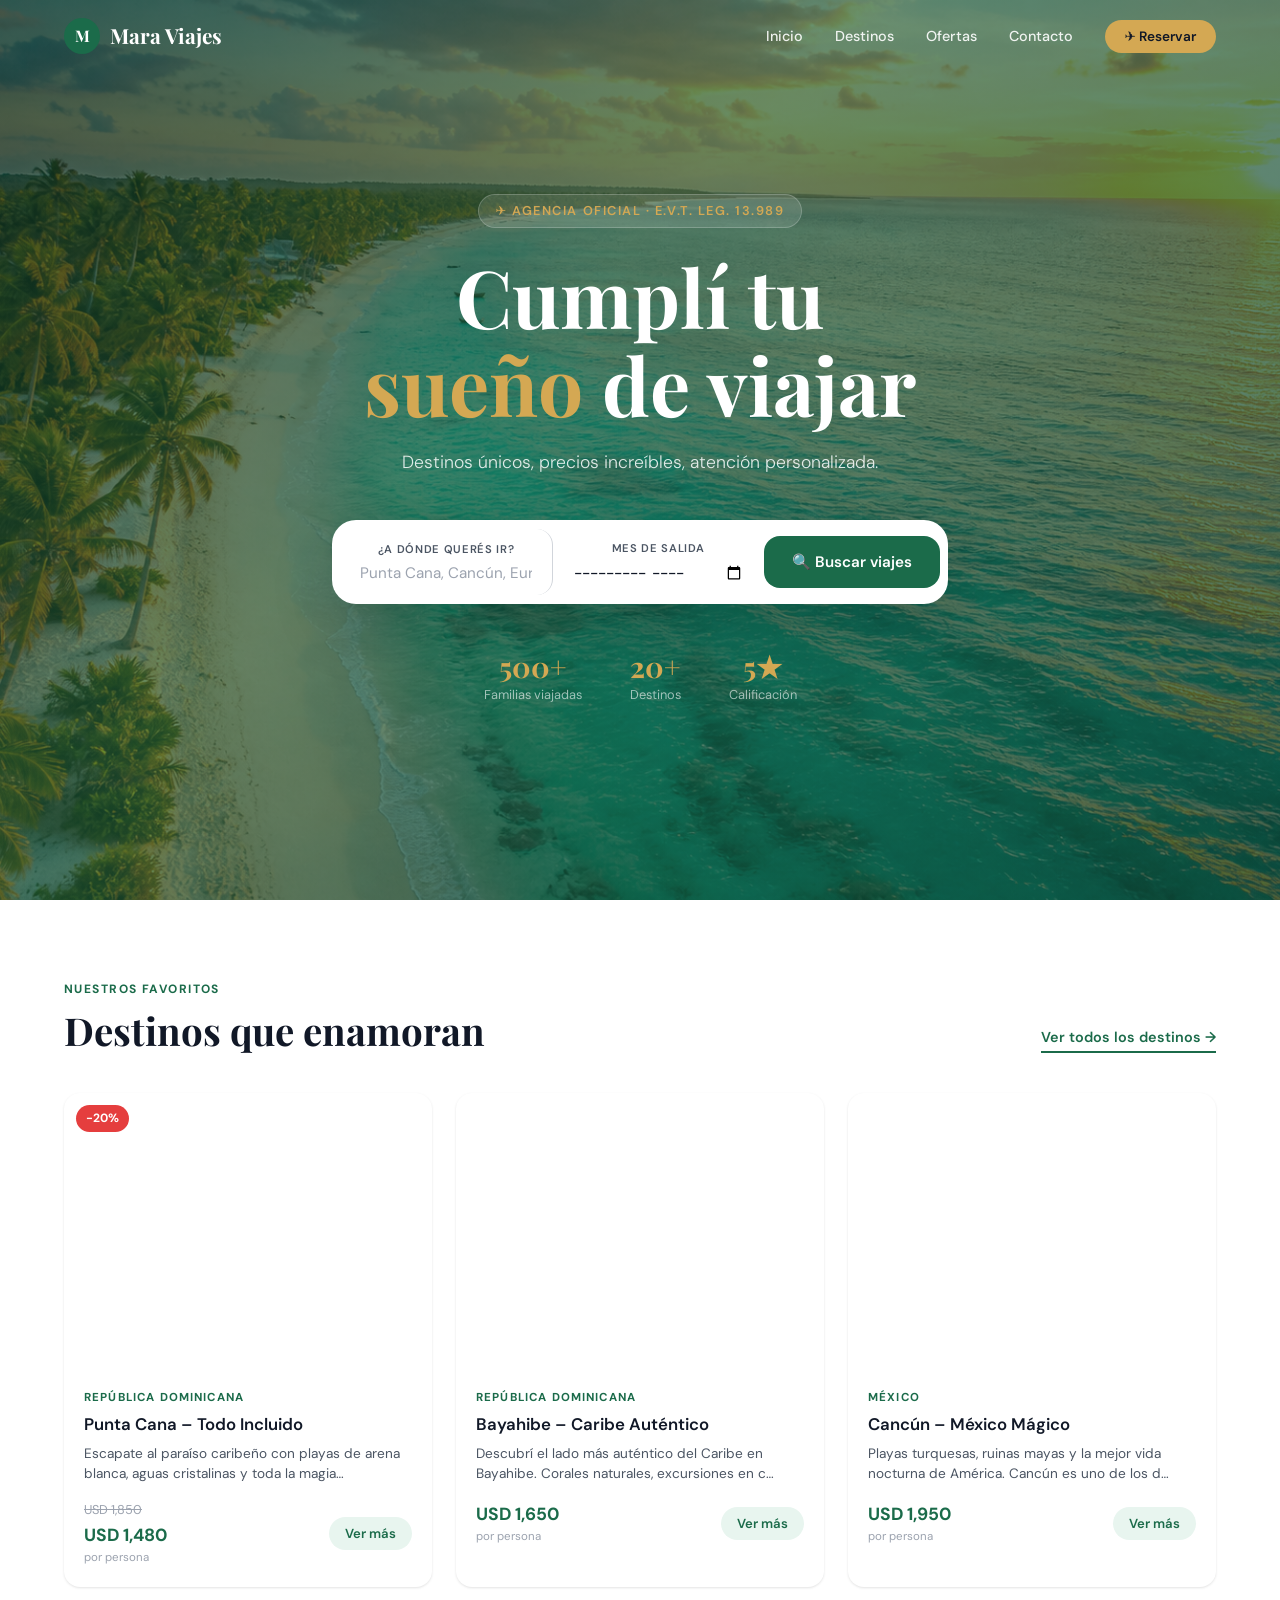
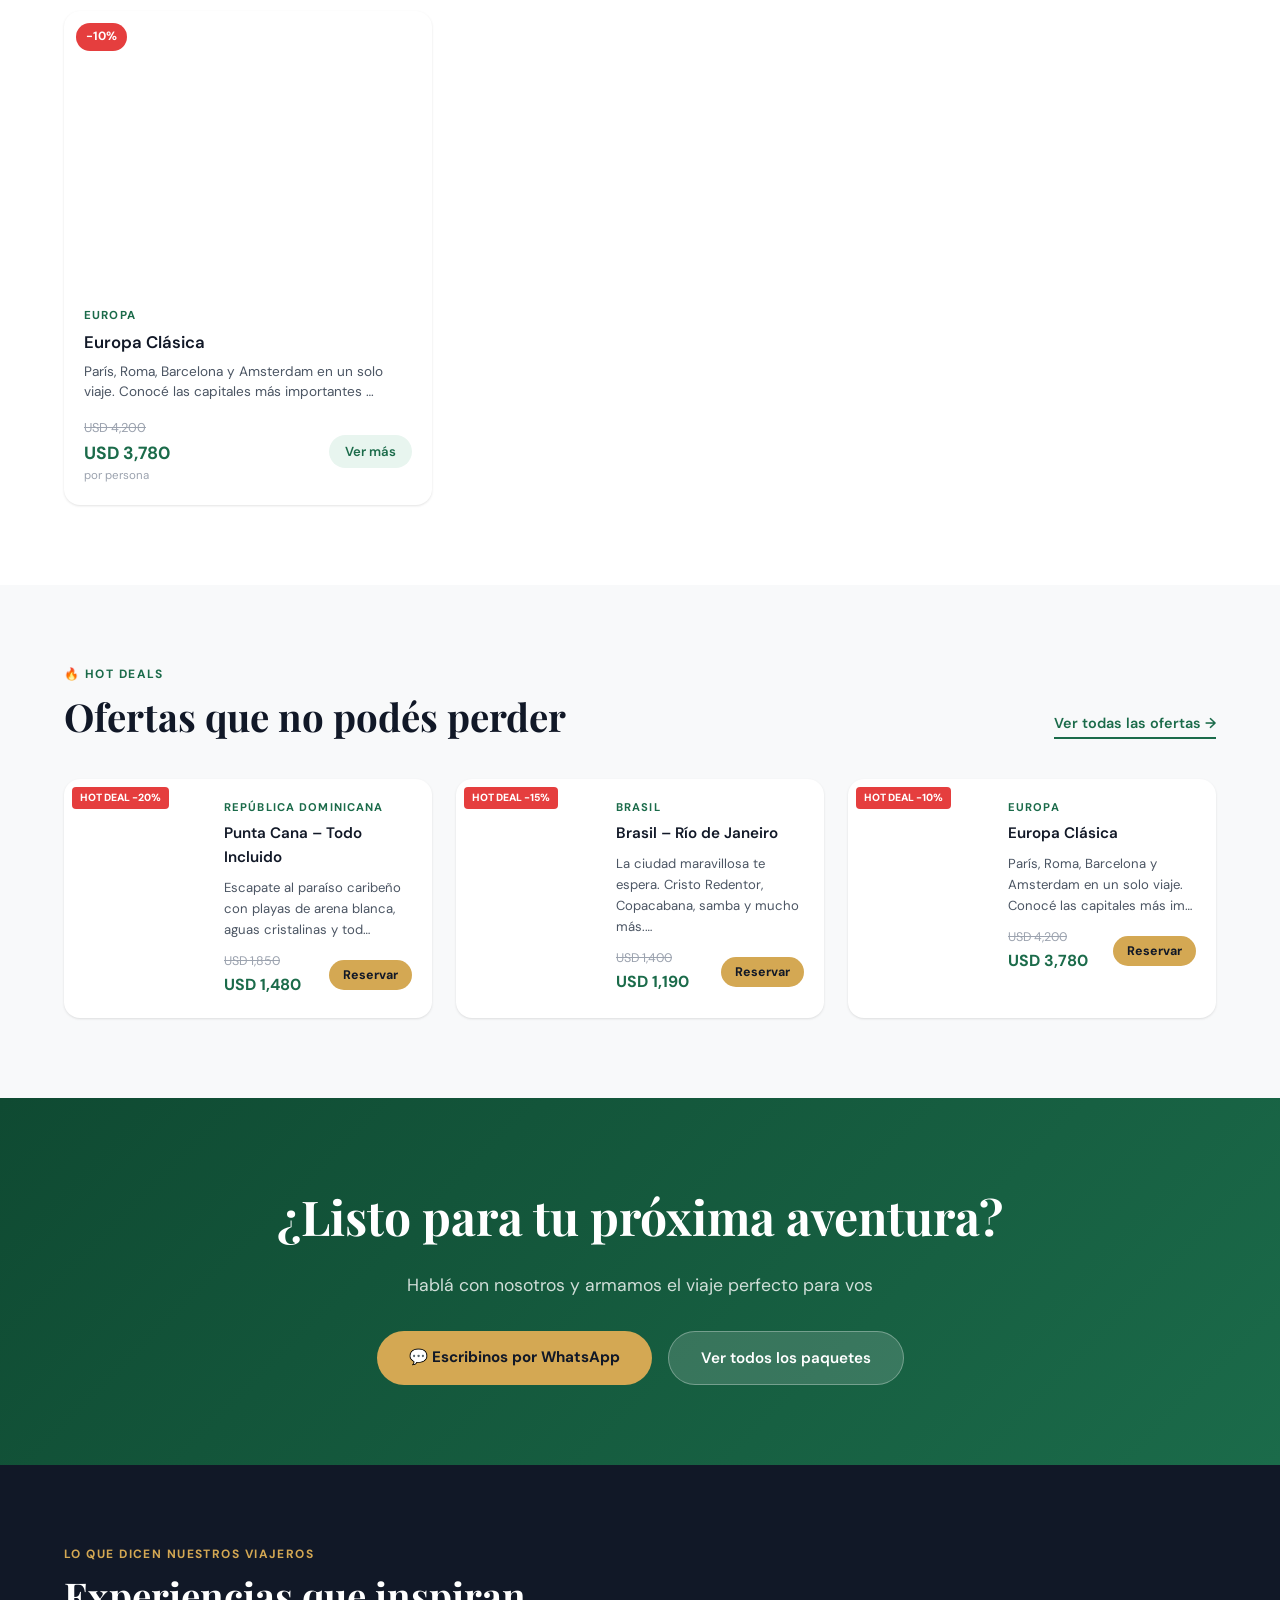
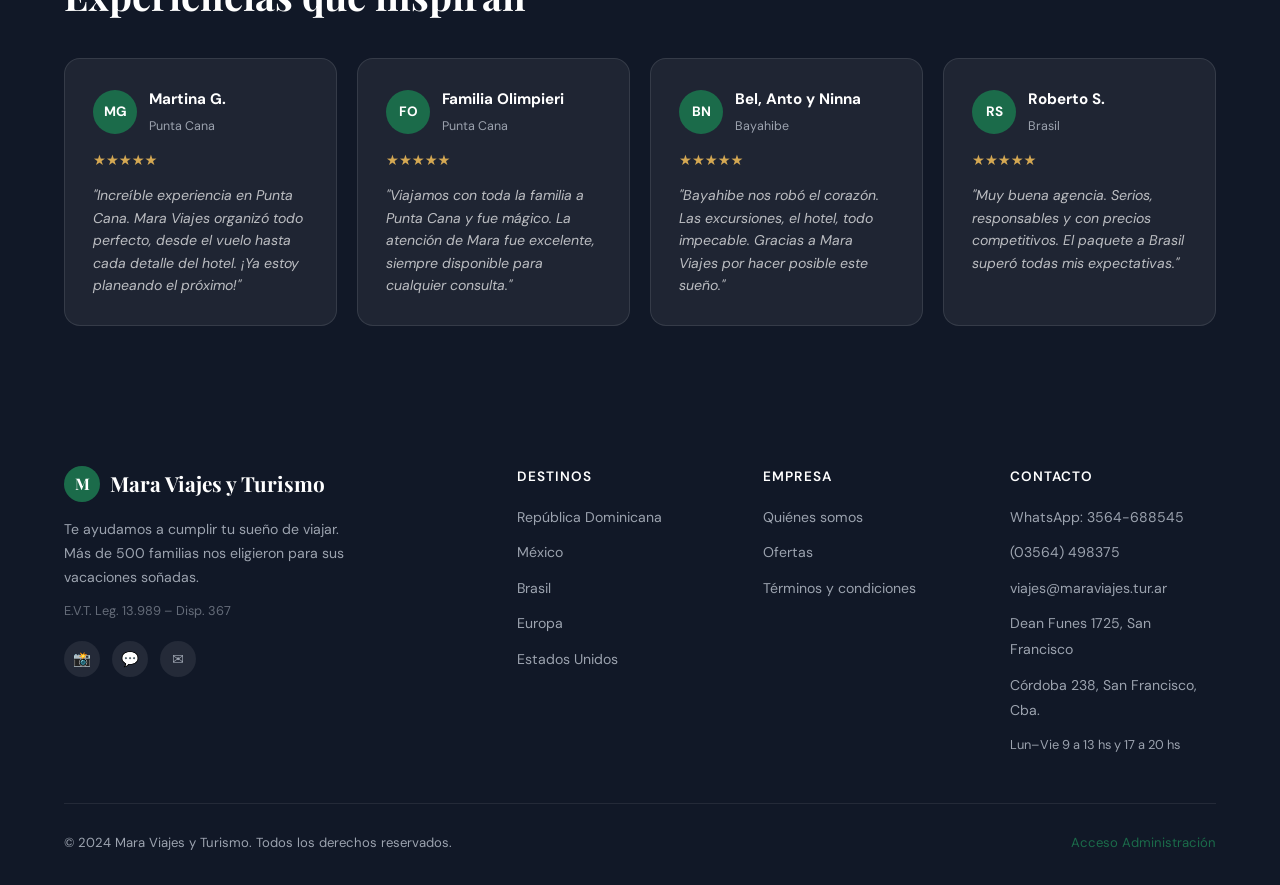
<file: mara-viajes/index.html>
<!DOCTYPE html>
<html lang="es">
<head>
  <meta charset="UTF-8">
  <meta name="viewport" content="width=device-width, initial-scale=1.0">
  <title>Mara Viajes y Turismo – Tu sueño de viajar, hecho realidad</title>
  <meta name="description" content="Agencia de viajes en San Francisco, Córdoba. Paquetes a Punta Cana, Cancún, Europa y más. E.V.T. Leg. 13.989 – Disp. 367">
  <link rel="stylesheet" href="css/main.css">
  <link rel="icon" type="image/png" href="assets/img/foto.png">
</head>
<body>

<!-- Loader -->
<div id="loader">
  <div class="loader-logo">Mara <span>Viajes</span></div>
  <div class="loader-bar"></div>
</div>

<!-- Navbar -->
<nav id="navbar">
  <a href="index.html" class="nav-logo">
    <div class="nav-logo-mark">M</div>
    <span class="nav-logo-text">Mara Viajes</span>
  </a>
  <ul id="navLinks">
    <li><a href="index.html">Inicio</a></li>
    <li><a href="viajes.html">Destinos</a></li>
    <li><a href="viajes.html?oferta=true">Ofertas</a></li>
    <li><a href="https://wa.me/5493564688545" target="_blank" rel="noopener">Contacto</a></li>
    <li><a href="https://wa.me/5493564688545" target="_blank" rel="noopener" class="nav-cta">✈ Reservar</a></li>
  </ul>
  <button id="navToggle" aria-label="Menú">☰</button>
</nav>

<!-- Hero -->
<section class="hero">
<div class="hero-bg" style="background-image: url('assets/img/foto.png')"></div>
  <div class="hero-content">
    <div class="hero-eyebrow">✈ Agencia Oficial · E.V.T. Leg. 13.989</div>
    <h1>Cumplí tu<br><em>sueño</em> de viajar</h1>
    <p class="hero-sub">Destinos únicos, precios increíbles, atención personalizada.</p>

    <!-- Buscador -->
    <form class="buscador" id="buscador-form" autocomplete="off">
      <div class="buscador-field">
        <label for="buscar-destino">¿A dónde querés ir?</label>
        <input type="text" id="buscar-destino" placeholder="Punta Cana, Cancún, Europa…">
      </div>
      <div class="buscador-field">
        <label for="buscar-fecha">Mes de salida</label>
        <input type="month" id="buscar-fecha">
      </div>
      <button type="submit" class="buscador-btn">
        🔍 Buscar viajes
      </button>
    </form>

    <div class="hero-stats">
      <div class="hero-stat">
        <strong>500+</strong>
        <span>Familias viajadas</span>
      </div>
      <div class="hero-stat">
        <strong>20+</strong>
        <span>Destinos</span>
      </div>
      <div class="hero-stat">
        <strong>5★</strong>
        <span>Calificación</span>
      </div>
    </div>
  </div>
</section>

<!-- Destinos Destacados -->
<section id="section-destacados">
  <div class="section-header">
    <div>
      <div class="section-label">Nuestros favoritos</div>
      <h2 class="section-title">Destinos que enamoran</h2>
    </div>
    <a href="viajes.html" class="section-link">Ver todos los destinos →</a>
  </div>
  <div class="cards-grid" id="destacados-grid"></div>
</section>

<!-- Ofertas Especiales -->
<section class="section-ofertas">
  <div class="section-header">
    <div>
      <div class="section-label">🔥 Hot Deals</div>
      <h2 class="section-title">Ofertas que no podés perder</h2>
    </div>
    <a href="viajes.html?oferta=true" class="section-link">Ver todas las ofertas →</a>
  </div>
  <div class="ofertas-grid" id="ofertas-grid"></div>
</section>

<!-- CTA Banner -->
<div class="cta-banner">
  <h2>¿Listo para tu próxima aventura?</h2>
  <p>Hablá con nosotros y armamos el viaje perfecto para vos</p>
  <div class="cta-btns">
    <a href="https://wa.me/5493564688545" target="_blank" rel="noopener" class="btn-primary">💬 Escribinos por WhatsApp</a>
    <a href="viajes.html" class="btn-secondary">Ver todos los paquetes</a>
  </div>
</div>

<!-- Testimonios -->
<section class="section-testimonios">
  <div class="section-header">
    <div>
      <div class="section-label">Lo que dicen nuestros viajeros</div>
      <h2 class="section-title">Experiencias que inspiran</h2>
    </div>
  </div>
  <div class="testimonios-grid" id="testimonios-grid"></div>
</section>

<!-- Footer -->
<footer>
  <div class="footer-grid">
    <div class="footer-brand">
      <a href="index.html" class="nav-logo">
        <div class="nav-logo-mark">M</div>
        <span>Mara Viajes y Turismo</span>
      </a>
      <p>Te ayudamos a cumplir tu sueño de viajar. Más de 500 familias nos eligieron para sus vacaciones soñadas.</p>
      <p style="margin-top:10px; font-size:.8rem; opacity:.6;">E.V.T. Leg. 13.989 – Disp. 367</p>
      <div class="footer-social">
        <a href="https://instagram.com/maraviajesyturismo" target="_blank" rel="noopener" title="Instagram">📸</a>
        <a href="https://wa.me/5493564688545" target="_blank" rel="noopener" title="WhatsApp">💬</a>
        <a href="mailto:viajes@maraviajes.tur.ar" title="Email">✉️</a>
      </div>
    </div>
    <div class="footer-col">
      <h4>Destinos</h4>
      <ul>
        <li><a href="viajes.html">República Dominicana</a></li>
        <li><a href="viajes.html">México</a></li>
        <li><a href="viajes.html">Brasil</a></li>
        <li><a href="viajes.html">Europa</a></li>
        <li><a href="viajes.html">Estados Unidos</a></li>
      </ul>
    </div>
    <div class="footer-col">
      <h4>Empresa</h4>
      <ul>
        <li><a href="#">Quiénes somos</a></li>
        <li><a href="viajes.html?oferta=true">Ofertas</a></li>
        <li><a href="#">Términos y condiciones</a></li>
      </ul>
    </div>
    <div class="footer-col">
      <h4>Contacto</h4>
      <ul>
        <li><a href="https://wa.me/5493564688545">WhatsApp: 3564-688545</a></li>
        <li><a href="tel:035640498375">(03564) 498375</a></li>
        <li><a href="mailto:viajes@maraviajes.tur.ar">viajes@maraviajes.tur.ar</a></li>
        <li><a href="#">Dean Funes 1725, San Francisco</a></li>
        <li><a href="#">Córdoba 238, San Francisco, Cba.</a></li>
      </ul>
      <p style="color:var(--gris-60); font-size:.8rem; margin-top:12px;">Lun–Vie 9 a 13 hs y 17 a 20 hs</p>
    </div>
  </div>
  <div class="footer-bottom">
    <p>© 2024 Mara Viajes y Turismo. Todos los derechos reservados.</p>
    <a href="admin.html">Acceso Administración</a>
  </div>
</footer>

<script src="js/storage.js"></script>
<script src="js/app.js"></script>
</body>
</html>
</file>
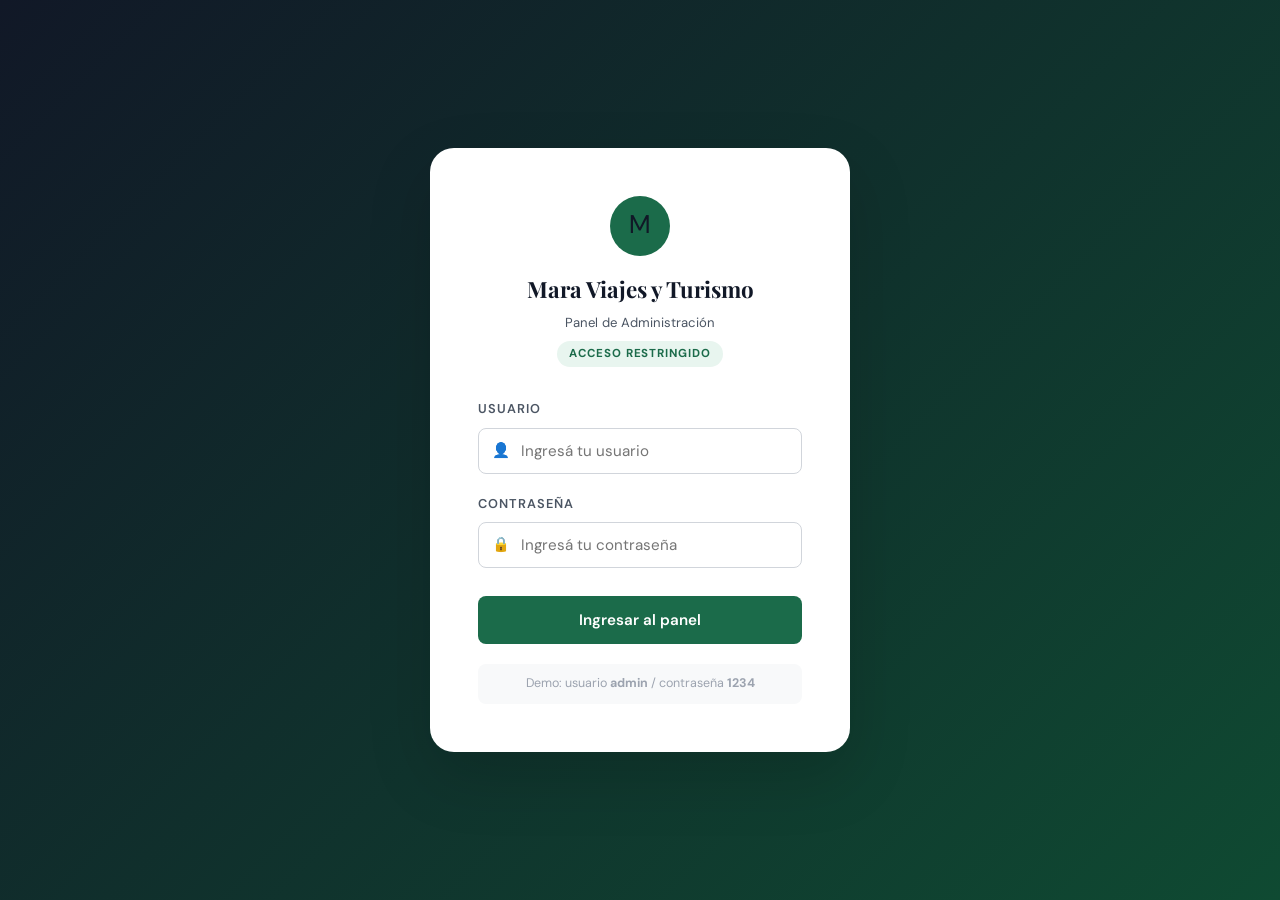
<file: mara-viajes/admin.html>
<!DOCTYPE html>
<html lang="es">
<head>
  <meta charset="UTF-8">
  <meta name="viewport" content="width=device-width, initial-scale=1.0">
  <title>Admin – Mara Viajes y Turismo</title>
  <link rel="stylesheet" href="css/main.css">
  <link rel="stylesheet" href="css/admin.css">
  <link rel="icon" href="data:image/svg+xml,<svg xmlns='http://www.w3.org/2000/svg' viewBox='0 0 100 100'><text y='.9em' font-size='90'>🔐</text></svg>">
</head>
<body>

<!-- LOGIN -->
<div id="login-screen">
  <div class="login-card">
    <div class="login-logo">
      <div class="login-logo-mark">M</div>
      <h2>Mara Viajes y Turismo</h2>
      <p>Panel de Administración</p>
      <span class="login-badge">Acceso Restringido</span>
    </div>

    <form id="login-form">
      <div class="login-form-group">
        <label for="login-user">Usuario</label>
        <div class="login-input-wrap">
          <span class="login-input-icon">👤</span>
          <input type="text" id="login-user" placeholder="Ingresá tu usuario" autocomplete="username" required>
        </div>
      </div>
      <div class="login-form-group">
        <label for="login-pass">Contraseña</label>
        <div class="login-input-wrap">
          <span class="login-input-icon">🔒</span>
          <input type="password" id="login-pass" placeholder="Ingresá tu contraseña" autocomplete="current-password" required>
        </div>
      </div>
      <button type="submit" class="btn-login">Ingresar al panel</button>
    </form>

    <div class="login-hint">Demo: usuario <strong>admin</strong> / contraseña <strong>1234</strong></div>
  </div>
</div>

<!-- ADMIN PANEL -->
<div id="admin-panel">

  <!-- Sidebar -->
  <aside class="admin-sidebar">
    <div class="sidebar-logo">
      <div class="nav-logo">
        <div class="nav-logo-mark">M</div>
        <span>Mara Viajes</span>
      </div>
      <div class="sidebar-logo-sub">Panel de administración</div>
    </div>

    <nav class="sidebar-nav">
      <div class="sidebar-section">Principal</div>
      <button class="sidebar-item" data-view="dashboard">
        <span class="sidebar-item-icon">📊</span>
        Dashboard
      </button>

      <div class="sidebar-section">Gestión</div>
      <button class="sidebar-item" data-view="viajes">
        <span class="sidebar-item-icon">✈️</span>
        Ver Viajes
      </button>
      <button class="sidebar-item" data-view="nuevo">
        <span class="sidebar-item-icon">➕</span>
        Nuevo Viaje
      </button>

      <div class="sidebar-section">Sitio</div>
      <button class="sidebar-item" onclick="window.open('index.html','_blank')">
        <span class="sidebar-item-icon">🌐</span>
        Ver sitio web
      </button>
    </nav>

    <div class="sidebar-bottom">
      <button id="btn-logout">🚪 Cerrar sesión</button>
    </div>
  </aside>

  <!-- Main Content -->
  <main class="admin-main">
    <div class="admin-topbar">
      <h1 id="admin-topbar-title">Dashboard</h1>
      <div class="topbar-actions">
        <span class="topbar-date" id="topbar-date"></span>
        <button class="btn-save" onclick="navigateTo('nuevo')" style="padding:8px 20px; font-size:.85rem;">+ Nuevo viaje</button>
      </div>
    </div>

    <!-- ── DASHBOARD ── -->
    <div class="admin-view" id="view-dashboard">
      <!-- Stats -->
      <div class="dash-stats">
        <div class="stat-card">
          <div class="stat-card-icon">✈️</div>
          <div class="stat-card-label">Total Viajes</div>
          <div class="stat-card-value" id="stat-total">–</div>
        </div>
        <div class="stat-card">
          <div class="stat-card-icon">🔥</div>
          <div class="stat-card-label">Ofertas Activas</div>
          <div class="stat-card-value" id="stat-ofertas">–</div>
        </div>
        <div class="stat-card">
          <div class="stat-card-icon">💰</div>
          <div class="stat-card-label">Precio Promedio</div>
          <div class="stat-card-value" id="stat-promedio">–</div>
        </div>
        <div class="stat-card">
          <div class="stat-card-icon">🎯</div>
          <div class="stat-card-label">Precio Más Bajo</div>
          <div class="stat-card-value" id="stat-minimo">–</div>
        </div>
      </div>

      <!-- Charts + Recientes -->
      <div class="dash-grid">
        <div class="dash-panel">
          <h3>Viajes por destino</h3>
          <div id="chart-destinos"><!-- Dinámico --></div>
        </div>
        <div class="dash-panel">
          <h3>Últimos agregados</h3>
          <div id="viajes-recientes"><!-- Dinámico --></div>
        </div>
      </div>
    </div>

    <!-- ── VIAJES ── -->
    <div class="admin-view" id="view-viajes">
      <div class="admin-viajes-header">
        <h2>Gestión de Viajes</h2>
        <div class="admin-search-wrap">
          <input type="text" id="admin-busqueda" placeholder="Buscar viaje…">
        </div>
      </div>
      <div id="admin-viajes-grid"><!-- Dinámico --></div>
    </div>

    <!-- ── NUEVO / EDITAR ── -->
    <div class="admin-view" id="view-nuevo">
      <div class="form-header">
        <h2 id="form-title">Nuevo Viaje</h2>
        <button class="btn-cancelar" onclick="navigateTo('viajes')">← Volver a la lista</button>
      </div>

      <div class="form-card">
        <form id="viaje-form">
          <input type="hidden" id="form-id">

          <div class="form-grid">
            <div class="form-group full">
              <label>Nombre del viaje <span>*</span></label>
              <input type="text" id="form-nombre" placeholder="Ej: Punta Cana – Todo Incluido" required>
            </div>

            <div class="form-group">
              <label>Destino <span>*</span></label>
              <input type="text" id="form-destino" placeholder="Ej: República Dominicana" required>
            </div>

            <div class="form-group">
              <label>Precio (USD) <span>*</span></label>
              <input type="number" id="form-precio" placeholder="1850" min="0" step="10" required>
            </div>

            <div class="form-group">
              <label>Duración</label>
              <input type="text" id="form-duracion" placeholder="Ej: 7 noches">
            </div>

            <div class="form-group">
              <label>Salidas</label>
              <input type="text" id="form-salidas" placeholder="Ej: Todos los viernes">
            </div>

            <div class="form-group full">
              <label>Descripción</label>
              <textarea id="form-descripcion" placeholder="Describí el destino, qué hace especial este viaje…"></textarea>
            </div>

            <div class="form-group full">
              <label>URL de imagen</label>
              <input type="url" id="form-imagen" placeholder="https://images.unsplash.com/…">
              <div class="preview-imagen-wrap">
                <img id="preview-imagen" alt="Preview">
              </div>
            </div>

            <div class="form-group full">
              <label>¿Qué incluye? (una línea por ítem)</label>
              <textarea id="form-incluye" placeholder="Vuelo ida y vuelta&#10;Hotel 5★ todo incluido&#10;Traslados&#10;Seguro de viaje"></textarea>
            </div>

            <div class="form-group">
              <label>Estado</label>
              <div class="form-check-group">
                <input type="checkbox" id="form-oferta">
                <label for="form-oferta">🔥 Marcar como oferta</label>
              </div>
              <div class="form-check-group">
                <input type="checkbox" id="form-destacado">
                <label for="form-destacado">⭐ Destacado en home</label>
              </div>
            </div>

            <div class="form-group" id="oferta-fields">
              <label>Descuento (%)</label>
              <input type="number" id="form-descuento" placeholder="Ej: 20" min="0" max="99" value="0">
            </div>
          </div>

          <div class="form-actions">
            <button type="submit" class="btn-save">💾 Guardar viaje</button>
            <button type="button" class="btn-cancelar" onclick="navigateTo('viajes')">Cancelar</button>
          </div>
        </form>
      </div>
    </div>
  </main>
</div>

<!-- Modal Confirmar Eliminar -->
<div id="modal-confirmar">
  <div class="modal-box">
    <div class="modal-icon">⚠️</div>
    <h3>¿Confirmar eliminación?</h3>
    <p id="modal-msg"></p>
    <div class="modal-btns">
      <button id="btn-confirmar-si">Sí, eliminar</button>
      <button id="btn-confirmar-no">Cancelar</button>
    </div>
  </div>
</div>

<script src="js/storage.js"></script>
<script src="js/admin.js"></script>

<script>
  // Set fecha en topbar
  document.getElementById('topbar-date').textContent = new Date().toLocaleDateString('es-AR', {
    weekday: 'long', year: 'numeric', month: 'long', day: 'numeric'
  });
</script>
</body>
</html>
</file>
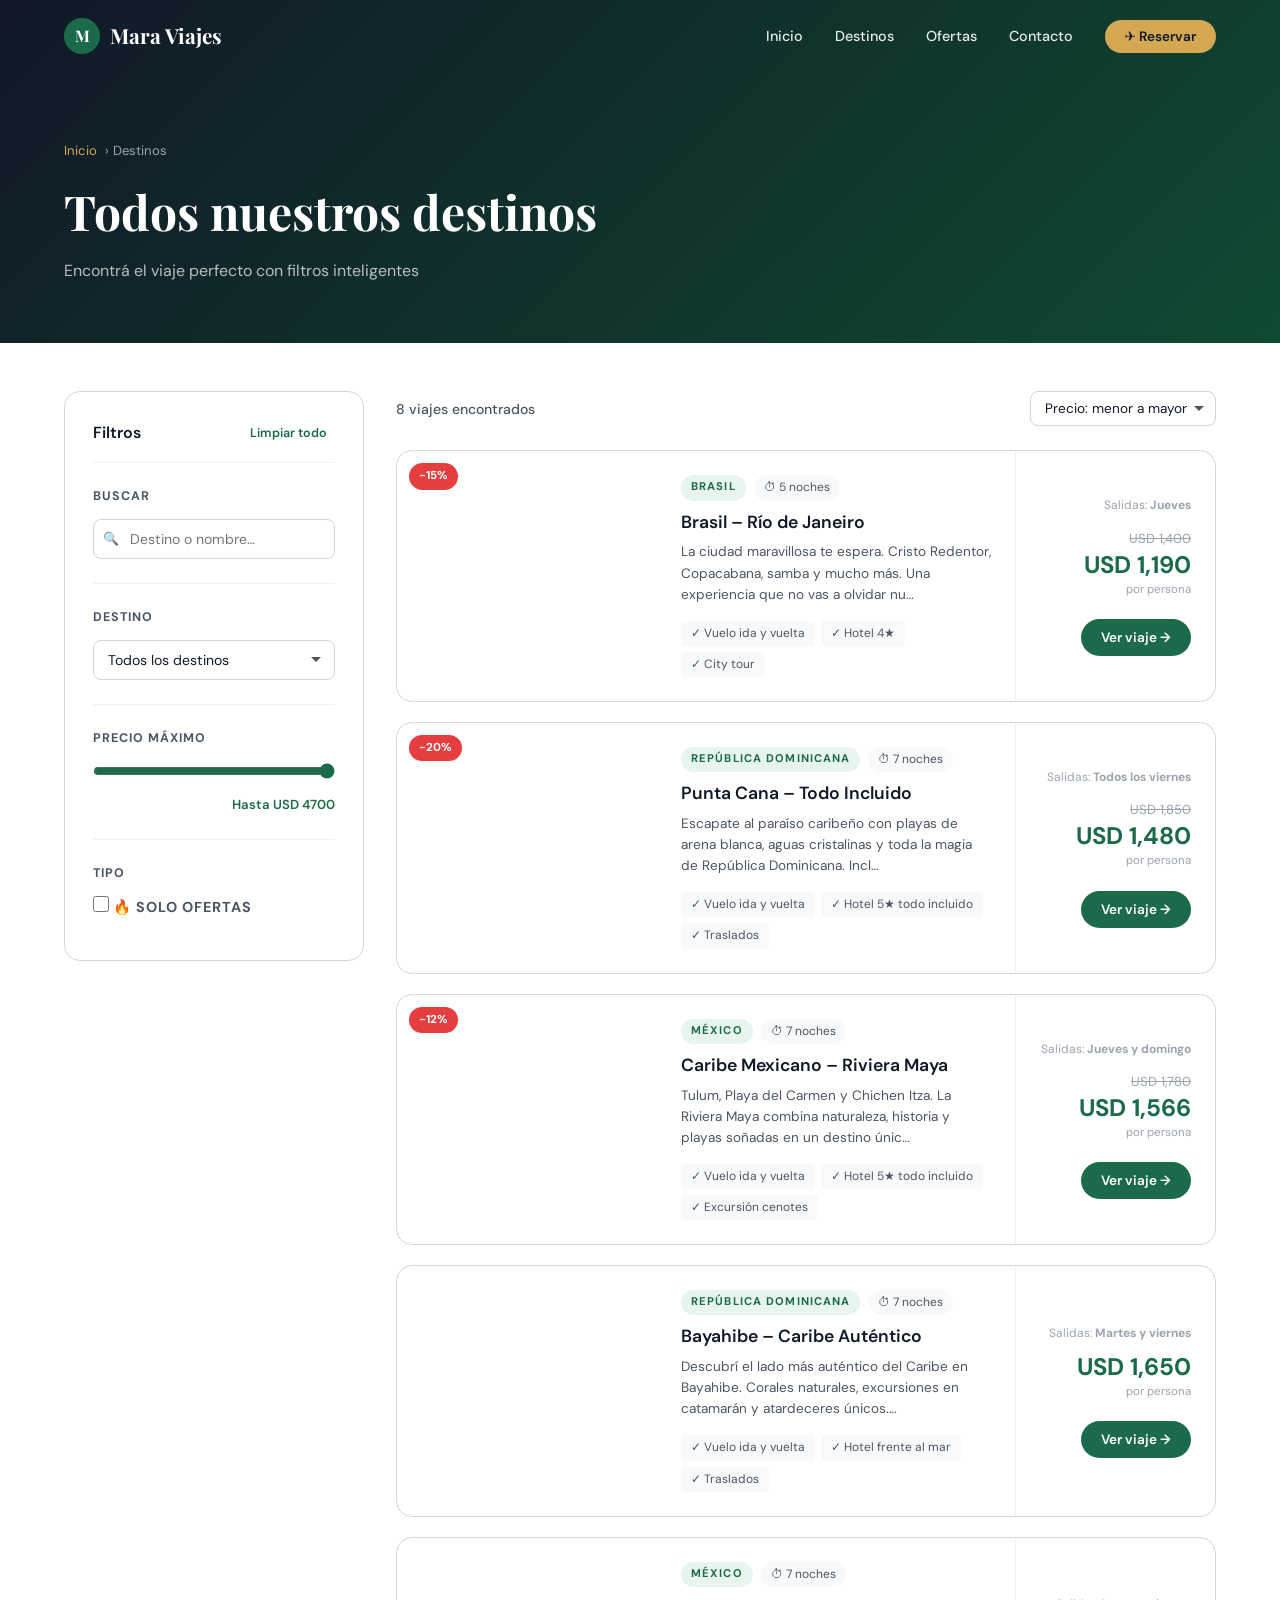
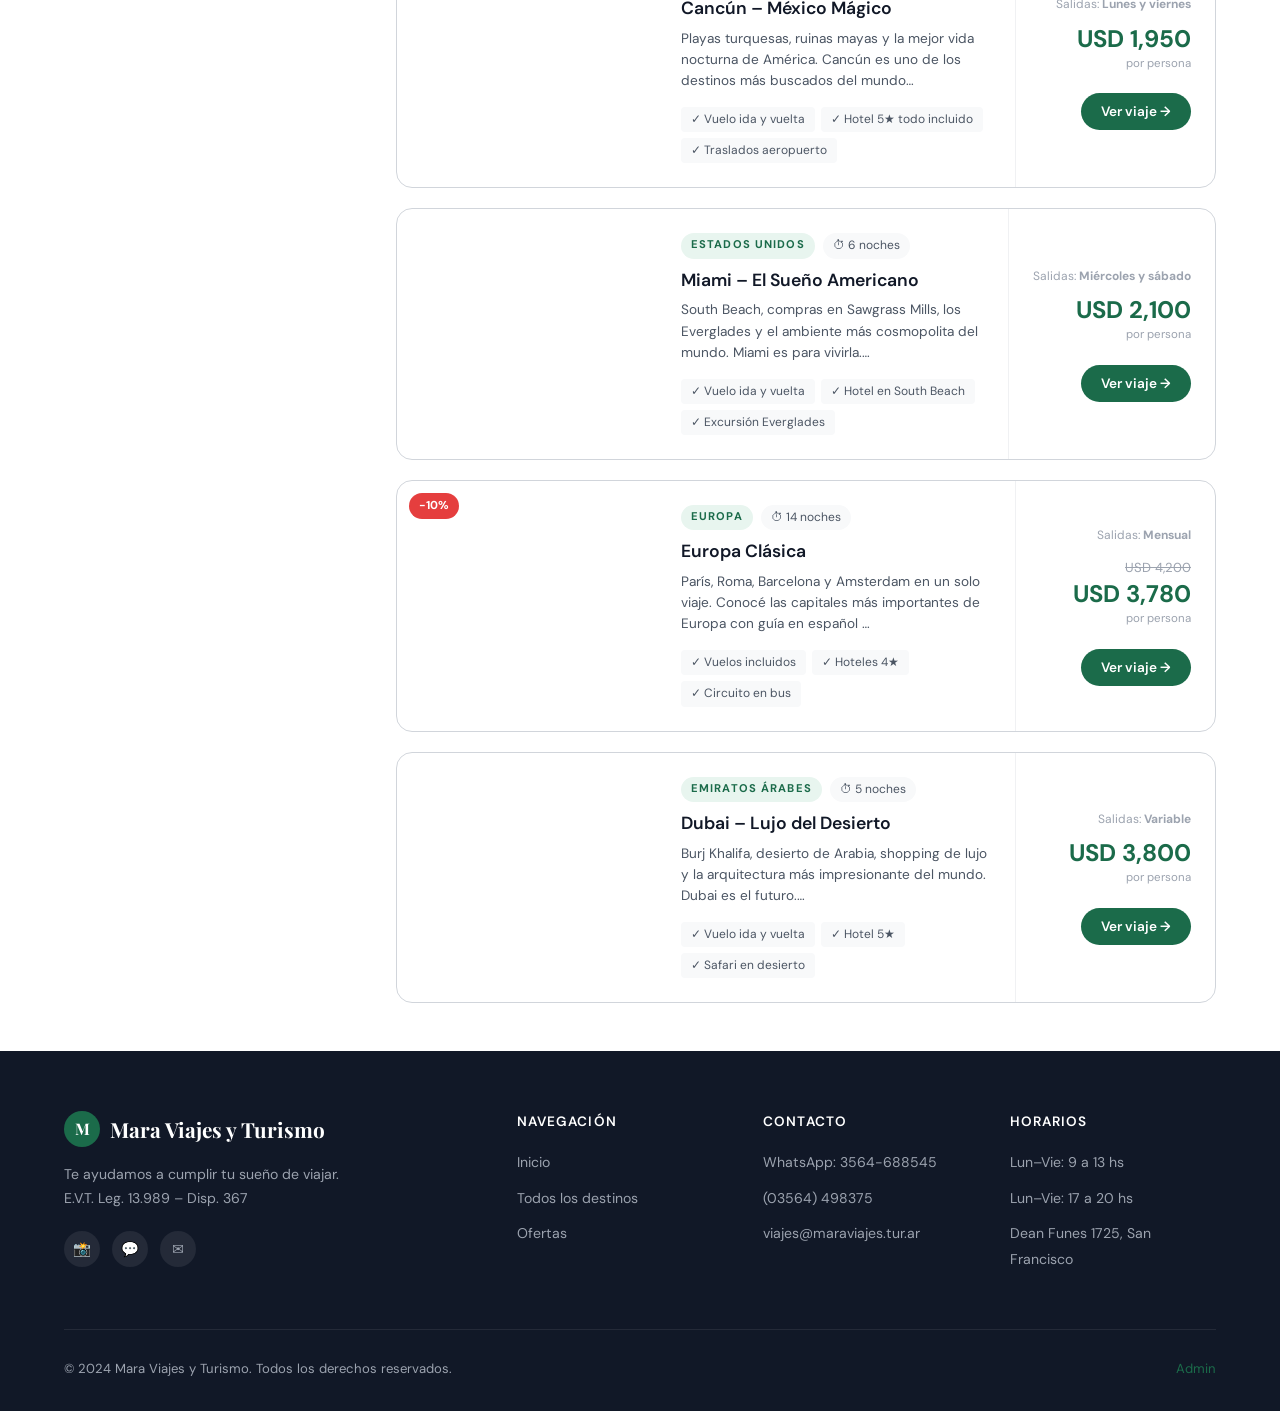
<file: mara-viajes/detalle.html>
<!DOCTYPE html>
<html lang="es">
<head>
  <meta charset="UTF-8">
  <meta name="viewport" content="width=device-width, initial-scale=1.0">
  <title>Detalle de Viaje – Mara Viajes y Turismo</title>
  <link rel="stylesheet" href="css/main.css">
  <link rel="stylesheet" href="css/detalle.css">
  <link rel="icon" href="data:image/svg+xml,<svg xmlns='http://www.w3.org/2000/svg' viewBox='0 0 100 100'><text y='.9em' font-size='90'>✈️</text></svg>">
</head>
<body>

<!-- Loader -->
<div id="loader">
  <div class="loader-logo">Mara <span>Viajes</span></div>
  <div class="loader-bar"></div>
</div>

<!-- Navbar -->
<nav id="navbar" class="scrolled">
  <a href="index.html" class="nav-logo">
    <div class="nav-logo-mark">M</div>
    <span class="nav-logo-text">Mara Viajes</span>
  </a>
  <ul id="navLinks">
    <li><a href="index.html">Inicio</a></li>
    <li><a href="viajes.html">Destinos</a></li>
    <li><a href="viajes.html?oferta=true">Ofertas</a></li>
    <li><a href="https://wa.me/5493564688545" target="_blank" rel="noopener">Contacto</a></li>
    <li><a href="https://wa.me/5493564688545" target="_blank" rel="noopener" class="nav-cta">✈ Reservar</a></li>
  </ul>
  <button id="navToggle" aria-label="Menú">☰</button>
</nav>

<!-- Detalle dinámico -->
<div id="detalle-content">
  <!-- Cargado por JS -->
</div>

<!-- Más viajes -->
<section class="mas-viajes">
  <h2 class="section-title">También te puede interesar</h2>
  <div class="cards-grid" id="mas-viajes-grid">
    <!-- Dinámico -->
  </div>
</section>

<!-- Footer -->
<footer>
  <div class="footer-grid">
    <div class="footer-brand">
      <a href="index.html" class="nav-logo">
        <div class="nav-logo-mark">M</div>
        <span>Mara Viajes y Turismo</span>
      </a>
      <p>Te ayudamos a cumplir tu sueño de viajar. E.V.T. Leg. 13.989 – Disp. 367</p>
      <div class="footer-social">
        <a href="https://instagram.com/maraviajesyturismo" target="_blank" rel="noopener">📸</a>
        <a href="https://wa.me/5493564688545" target="_blank" rel="noopener">💬</a>
        <a href="mailto:viajes@maraviajes.tur.ar">✉️</a>
      </div>
    </div>
    <div class="footer-col">
      <h4>Navegación</h4>
      <ul>
        <li><a href="index.html">Inicio</a></li>
        <li><a href="viajes.html">Todos los destinos</a></li>
        <li><a href="viajes.html?oferta=true">Ofertas</a></li>
      </ul>
    </div>
    <div class="footer-col">
      <h4>Contacto</h4>
      <ul>
        <li><a href="https://wa.me/5493564688545">WhatsApp: 3564-688545</a></li>
        <li><a href="tel:035640498375">(03564) 498375</a></li>
        <li><a href="mailto:viajes@maraviajes.tur.ar">viajes@maraviajes.tur.ar</a></li>
      </ul>
    </div>
    <div class="footer-col">
      <h4>Horarios</h4>
      <ul>
        <li><a href="#">Lun–Vie: 9 a 13 hs</a></li>
        <li><a href="#">Lun–Vie: 17 a 20 hs</a></li>
        <li><a href="#">Dean Funes 1725, San Francisco</a></li>
      </ul>
    </div>
  </div>
  <div class="footer-bottom">
    <p>© 2024 Mara Viajes y Turismo. Todos los derechos reservados.</p>
    <a href="admin.html">Admin</a>
  </div>
</footer>

<script src="js/storage.js"></script>
<script src="js/detalle.js"></script>
</body>
</html>
</file>
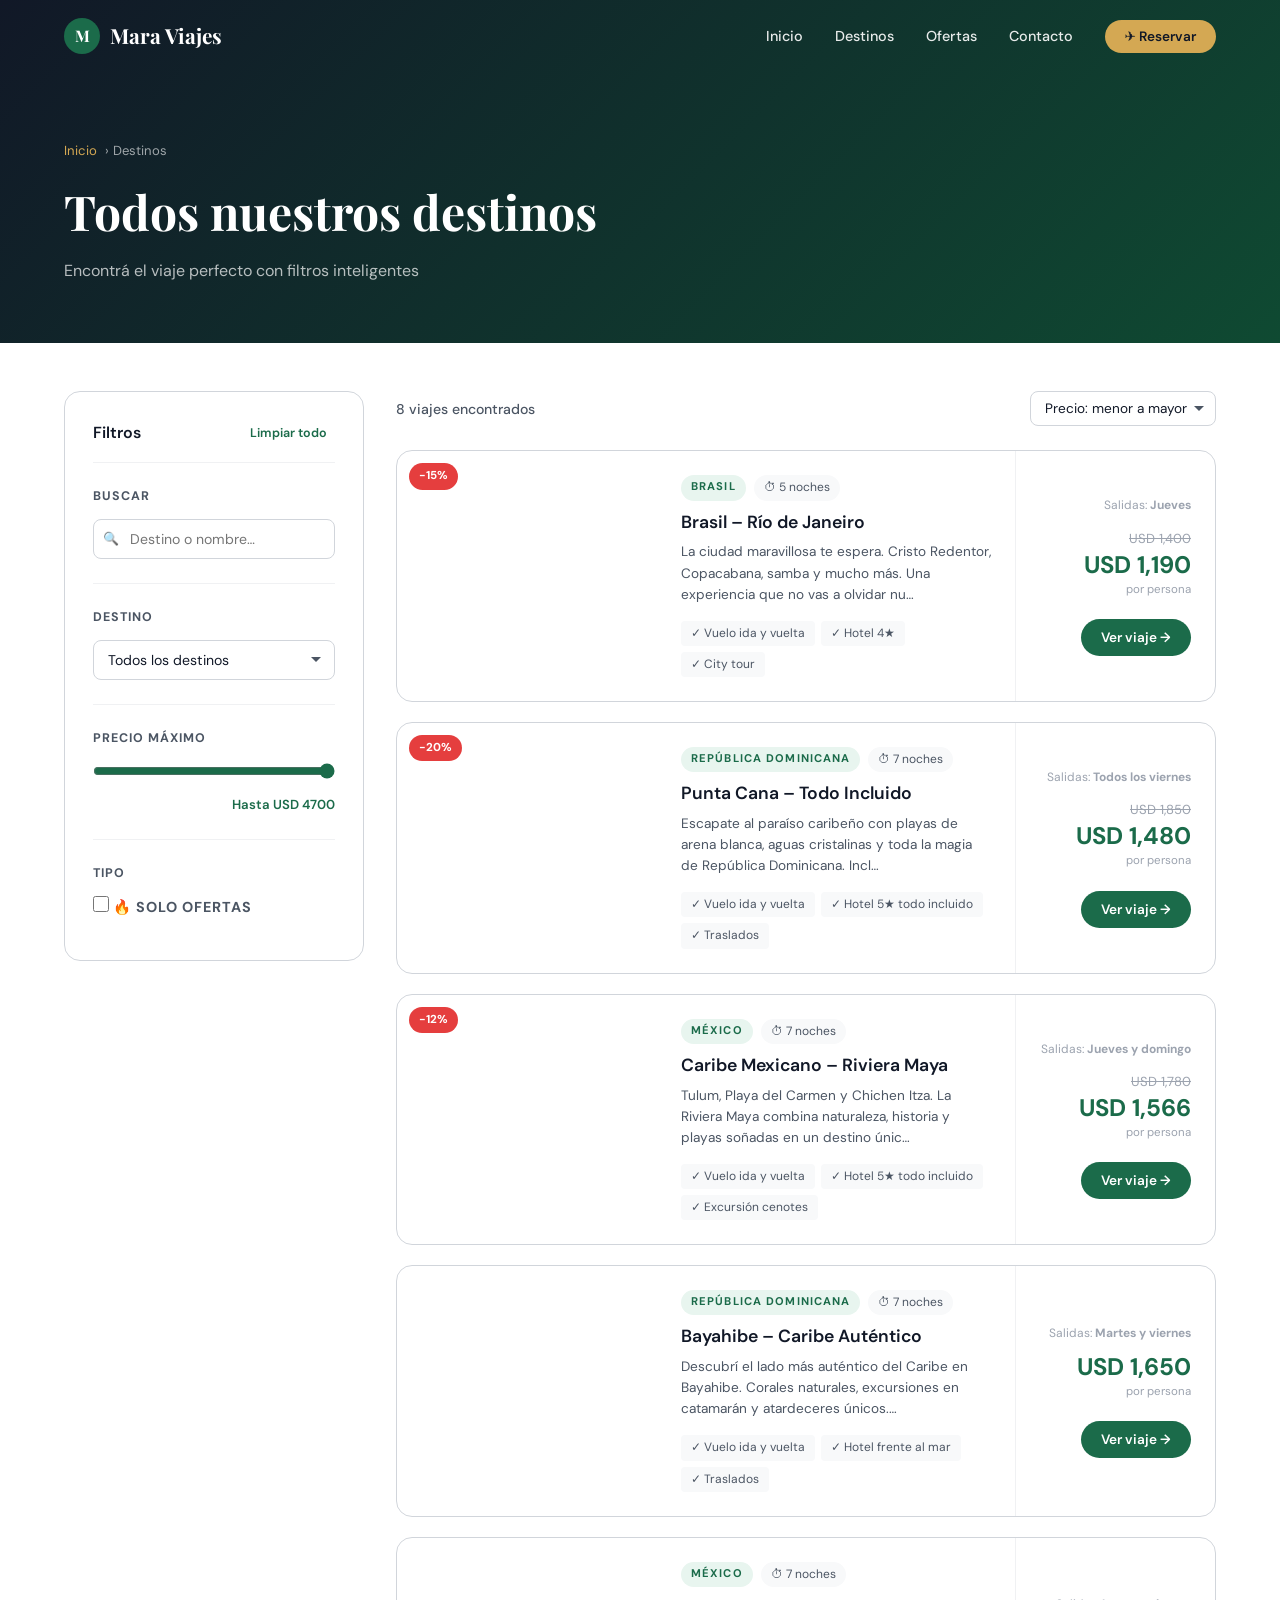
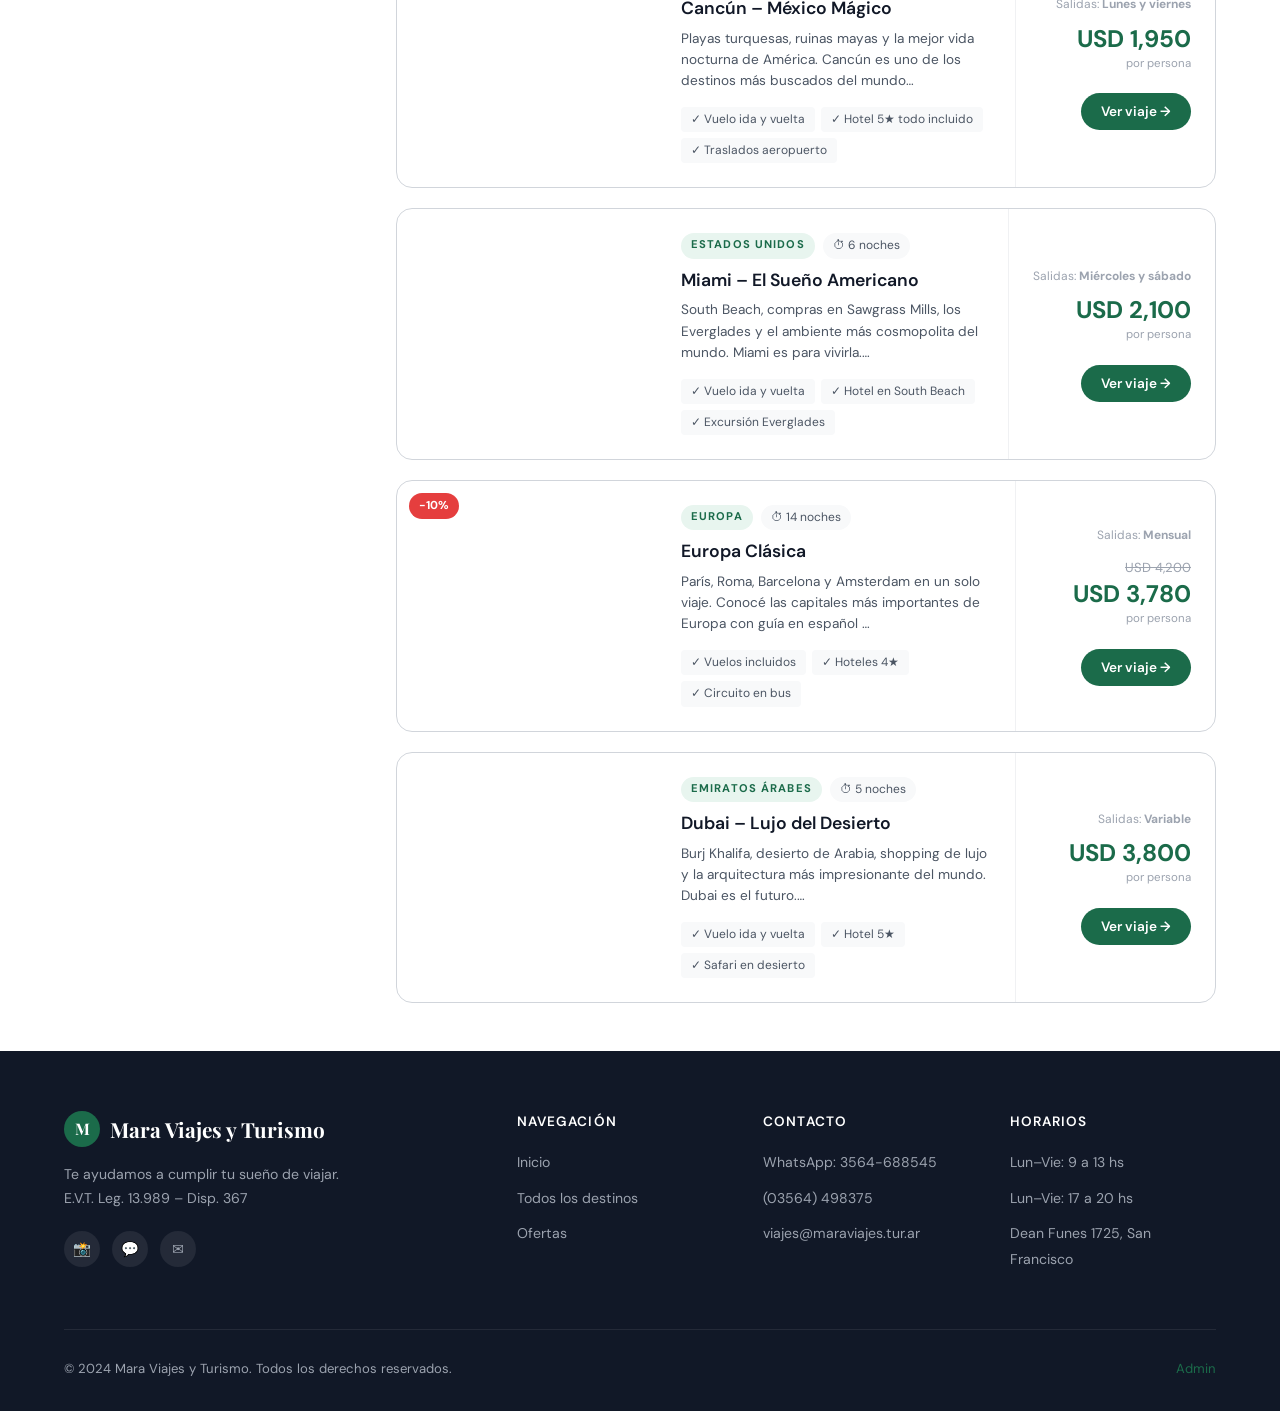
<file: mara-viajes/viajes.html>
<!DOCTYPE html>
<html lang="es">
<head>
  <meta charset="UTF-8">
  <meta name="viewport" content="width=device-width, initial-scale=1.0">
  <title>Destinos y Paquetes – Mara Viajes y Turismo</title>
  <meta name="description" content="Todos nuestros paquetes de viaje. Filtrá por destino, precio y ofertas. Mara Viajes y Turismo, San Francisco Córdoba.">
  <link rel="stylesheet" href="css/main.css">
  <link rel="stylesheet" href="css/viajes.css">
  <link rel="icon" href="data:image/svg+xml,<svg xmlns='http://www.w3.org/2000/svg' viewBox='0 0 100 100'><text y='.9em' font-size='90'>✈️</text></svg>">
</head>
<body>

<!-- Loader -->
<div id="loader">
  <div class="loader-logo">Mara <span>Viajes</span></div>
  <div class="loader-bar"></div>
</div>

<!-- Navbar -->
<nav id="navbar" class="scrolled">
  <a href="index.html" class="nav-logo">
    <div class="nav-logo-mark">M</div>
    <span class="nav-logo-text">Mara Viajes</span>
  </a>
  <ul id="navLinks">
    <li><a href="index.html">Inicio</a></li>
    <li><a href="viajes.html">Destinos</a></li>
    <li><a href="viajes.html?oferta=true">Ofertas</a></li>
    <li><a href="https://wa.me/5493564688545" target="_blank" rel="noopener">Contacto</a></li>
    <li><a href="https://wa.me/5493564688545" target="_blank" rel="noopener" class="nav-cta">✈ Reservar</a></li>
  </ul>
  <button id="navToggle" aria-label="Menú">☰</button>
</nav>

<!-- Page Hero -->
<div class="page-hero">
  <div class="page-hero-content">
    <div class="page-breadcrumb">
      <a href="index.html">Inicio</a> › Destinos
    </div>
    <h1>Todos nuestros destinos</h1>
    <p>Encontrá el viaje perfecto con filtros inteligentes</p>
  </div>
</div>

<!-- Layout principal -->
<div class="viajes-layout">

  <!-- Sidebar Filtros -->
  <aside class="filtros-sidebar">
    <div class="filtros-header">
      <h3>Filtros</h3>
      <button id="btn-reset-filtros">Limpiar todo</button>
    </div>

    <!-- Búsqueda -->
    <div class="filtro-grupo">
      <label>Buscar</label>
      <div class="filtro-search-wrap">
        <input type="text" id="filtro-busqueda" placeholder="Destino o nombre…">
      </div>
    </div>

    <!-- Destino -->
    <div class="filtro-grupo">
      <label>Destino</label>
      <select id="filtro-destino">
        <option value="">Todos los destinos</option>
      </select>
    </div>

    <!-- Precio -->
    <div class="filtro-grupo">
      <label>Precio máximo</label>
      <input type="range" id="filtro-precio" min="0" max="5000" step="50">
      <span id="precio-label">Hasta USD 5.000</span>
    </div>

    <!-- Solo ofertas -->
    <div class="filtro-grupo">
      <label>Tipo</label>
      <label class="filtro-check">
        <input type="checkbox" id="filtro-oferta">
        <span>🔥 Solo ofertas</span>
      </label>
    </div>
  </aside>

  <!-- Área de resultados -->
  <main class="resultados-area">
    <div class="resultados-header">
      <span id="resultado-count">Cargando…</span>
      <select id="filtro-orden" class="orden-select">
        <option value="precio-asc">Precio: menor a mayor</option>
        <option value="precio-desc">Precio: mayor a menor</option>
        <option value="nombre">Nombre A–Z</option>
      </select>
    </div>

    <div id="viajes-grid">
      <!-- Cards dinámicas -->
    </div>
  </main>
</div>

<!-- Footer -->
<footer>
  <div class="footer-grid">
    <div class="footer-brand">
      <a href="index.html" class="nav-logo">
        <div class="nav-logo-mark">M</div>
        <span>Mara Viajes y Turismo</span>
      </a>
      <p>Te ayudamos a cumplir tu sueño de viajar. E.V.T. Leg. 13.989 – Disp. 367</p>
      <div class="footer-social">
        <a href="https://instagram.com/maraviajesyturismo" target="_blank" rel="noopener">📸</a>
        <a href="https://wa.me/5493564688545" target="_blank" rel="noopener">💬</a>
        <a href="mailto:viajes@maraviajes.tur.ar">✉️</a>
      </div>
    </div>
    <div class="footer-col">
      <h4>Navegación</h4>
      <ul>
        <li><a href="index.html">Inicio</a></li>
        <li><a href="viajes.html">Todos los destinos</a></li>
        <li><a href="viajes.html?oferta=true">Ofertas</a></li>
      </ul>
    </div>
    <div class="footer-col">
      <h4>Contacto</h4>
      <ul>
        <li><a href="https://wa.me/5493564688545">WhatsApp: 3564-688545</a></li>
        <li><a href="tel:035640498375">(03564) 498375</a></li>
        <li><a href="mailto:viajes@maraviajes.tur.ar">viajes@maraviajes.tur.ar</a></li>
      </ul>
    </div>
    <div class="footer-col">
      <h4>Horarios</h4>
      <ul>
        <li><a href="#">Lun–Vie: 9 a 13 hs</a></li>
        <li><a href="#">Lun–Vie: 17 a 20 hs</a></li>
        <li><a href="#">Dean Funes 1725, San Francisco</a></li>
      </ul>
    </div>
  </div>
  <div class="footer-bottom">
    <p>© 2024 Mara Viajes y Turismo. Todos los derechos reservados.</p>
    <a href="admin.html">Admin</a>
  </div>
</footer>

<script src="js/storage.js"></script>
<script src="js/viajes.js"></script>
</body>
</html>
</file>
<file: mara-viajes/css/main.css>
/* ================================================================
   MARA VIAJES Y TURISMO — main.css
   ================================================================ */

@import url('https://fonts.googleapis.com/css2?family=Playfair+Display:wght@700;800&family=DM+Sans:wght@300;400;500;600&display=swap');

:root {
  --verde: #1B6B4A;
  --verde-claro: #2d9065;
  --verde-oscuro: #0f4a32;
  --verde-bg: #e8f5ef;
  --dorado: #D4A853;
  --dorado-claro: #f0c26a;
  --blanco: #ffffff;
  --gris-10: #f8f9fa;
  --gris-20: #f0f1f3;
  --gris-40: #d1d5db;
  --gris-60: #9ca3af;
  --gris-80: #4b5563;
  --negro: #111827;
  --rojo: #e53e3e;
  --shadow-sm: 0 1px 3px rgba(0,0,0,.08), 0 1px 2px rgba(0,0,0,.04);
  --shadow-md: 0 4px 16px rgba(0,0,0,.10);
  --shadow-lg: 0 12px 40px rgba(0,0,0,.14);
  --shadow-xl: 0 24px 64px rgba(0,0,0,.16);
  --radius: 16px;
  --radius-sm: 8px;
  --radius-lg: 24px;
  --font-display: 'Playfair Display', Georgia, serif;
  --font-body: 'DM Sans', system-ui, sans-serif;
  --transition: 0.25s cubic-bezier(0.4,0,0.2,1);
  --transition-slow: 0.45s cubic-bezier(0.4,0,0.2,1);
}

*, *::before, *::after { box-sizing: border-box; margin: 0; padding: 0; }
html { scroll-behavior: smooth; font-size: 16px; }
body {
  font-family: var(--font-body);
  color: var(--negro);
  background: var(--blanco);
  line-height: 1.6;
  -webkit-font-smoothing: antialiased;
}
img { display: block; max-width: 100%; }
a { color: inherit; text-decoration: none; }
button { cursor: pointer; font-family: var(--font-body); border: none; }

/* ── Loader ── */
#loader {
  position: fixed; inset: 0; z-index: 9999;
  background: var(--negro);
  display: flex; align-items: center; justify-content: center;
  flex-direction: column; gap: 16px;
  transition: opacity 0.4s ease, visibility 0.4s ease;
}
#loader.hidden { opacity: 0; visibility: hidden; pointer-events: none; }
.loader-logo { font-family: var(--font-display); color: var(--blanco); font-size: 2rem; }
.loader-logo span { color: var(--dorado); }
.loader-bar { width: 120px; height: 3px; background: rgba(255,255,255,.2); border-radius: 99px; overflow: hidden; }
.loader-bar::after {
  content: ''; display: block; height: 100%; width: 40%;
  background: var(--dorado); border-radius: 99px;
  animation: loaderSlide 0.8s ease infinite alternate;
}
@keyframes loaderSlide {
  from { transform: translateX(0); }
  to { transform: translateX(200px); }
}

/* ── Navbar ── */
#navbar {
  position: fixed; top: 0; left: 0; right: 0; z-index: 1000;
  padding: 0 5vw; height: 72px;
  display: flex; align-items: center; justify-content: space-between;
  transition: background var(--transition), box-shadow var(--transition);
}
#navbar.scrolled {
  background: rgba(255,255,255,.97);
  backdrop-filter: blur(12px);
  box-shadow: var(--shadow-sm);
}
.nav-logo {
  display: flex; align-items: center; gap: 10px;
  font-family: var(--font-display); font-size: 1.3rem; font-weight: 700;
  color: var(--blanco); transition: color var(--transition);
}
#navbar.scrolled .nav-logo { color: var(--verde); }
.nav-logo-mark {
  width: 36px; height: 36px; background: var(--verde); border-radius: 50%;
  display: flex; align-items: center; justify-content: center; font-size: 1rem;
}
#navLinks { display: flex; align-items: center; gap: 32px; list-style: none; }
#navLinks a {
  font-size: 0.9rem; font-weight: 500; color: rgba(255,255,255,.9);
  transition: color var(--transition); position: relative;
}
#navLinks a::after {
  content: ''; position: absolute; bottom: -4px; left: 0; right: 0; height: 2px;
  background: var(--dorado); transform: scaleX(0); transition: transform var(--transition);
}
#navLinks a:hover::after { transform: scaleX(1); }
#navbar.scrolled #navLinks a { color: var(--gris-80); }
#navbar.scrolled #navLinks a:hover { color: var(--verde); }
.nav-cta {
  background: var(--dorado) !important; color: var(--negro) !important;
  padding: 8px 20px !important; border-radius: 99px !important;
  font-weight: 600 !important; font-size: 0.85rem !important;
}
.nav-cta:hover { background: var(--dorado-claro) !important; transform: translateY(-1px); }
.nav-cta::after { display: none !important; }
#navToggle { display: none; background: none; color: var(--blanco); font-size: 1.5rem; padding: 4px; }
#navbar.scrolled #navToggle { color: var(--negro); }

/* ── Hero ── */
.hero {
  min-height: 100vh; position: relative;
  display: flex; align-items: center; justify-content: center;
  overflow: hidden;
}
/* La imagen viene del inline style en el HTML */
.hero-bg {
  position: absolute; inset: 0;
  background-size: cover;
  background-position: center;
  background-repeat: no-repeat;
  animation: heroZoom 20s ease-in-out infinite alternate;
}
/* Overlay oscuro encima de la foto */
.hero-bg::after {
  content: ''; position: absolute; inset: 0;
  background: linear-gradient(135deg, rgba(10,46,30,0.72) 0%, rgba(26,92,56,0.65) 40%, rgba(13,59,38,0.72) 100%);
}
@keyframes heroZoom {
  from { transform: scale(1); }
  to { transform: scale(1.06); }
}
.hero-content {
  position: relative; z-index: 2;
  text-align: center; padding: 0 20px; max-width: 800px;
  animation: fadeUp 0.8s ease 0.4s both;
}
@keyframes fadeUp {
  from { opacity: 0; transform: translateY(30px); }
  to { opacity: 1; transform: translateY(0); }
}
.hero-eyebrow {
  display: inline-flex; align-items: center; gap: 8px;
  background: rgba(255,255,255,.12); border: 1px solid rgba(255,255,255,.2);
  color: var(--dorado); font-size: 0.8rem; font-weight: 600;
  letter-spacing: 0.12em; text-transform: uppercase;
  padding: 6px 16px; border-radius: 99px; margin-bottom: 24px;
  backdrop-filter: blur(8px);
}
.hero h1 {
  font-family: var(--font-display);
  font-size: clamp(2.5rem, 7vw, 5rem);
  color: var(--blanco); line-height: 1.1; margin-bottom: 20px;
}
.hero h1 em { color: var(--dorado); font-style: normal; }
.hero-sub { color: rgba(255,255,255,.85); font-size: 1.1rem; margin-bottom: 44px; font-weight: 300; }

/* ── Buscador ── */
.buscador {
  background: var(--blanco); border-radius: var(--radius-lg); padding: 8px;
  display: flex; align-items: center; box-shadow: var(--shadow-xl);
  max-width: 680px; margin: 0 auto;
}
.buscador-field {
  flex: 1; display: flex; flex-direction: column; padding: 12px 20px;
  border-right: 1px solid var(--gris-40); border-radius: var(--radius);
  transition: background var(--transition);
}
.buscador-field:last-of-type { border-right: none; }
.buscador-field:hover { background: var(--gris-10); }
.buscador-field label {
  font-size: 0.7rem; font-weight: 600; letter-spacing: 0.06em;
  text-transform: uppercase; color: var(--gris-80); margin-bottom: 4px;
}
.buscador-field input {
  border: none; outline: none; font-family: var(--font-body);
  font-size: 0.95rem; font-weight: 500; color: var(--negro); background: transparent; width: 100%;
}
.buscador-field input::placeholder { color: var(--gris-60); font-weight: 400; }
.buscador-btn {
  background: var(--verde); color: var(--blanco); border: none;
  border-radius: var(--radius); padding: 16px 28px;
  font-size: 0.95rem; font-weight: 600;
  display: flex; align-items: center; gap: 8px;
  transition: background var(--transition), transform var(--transition);
  white-space: nowrap; flex-shrink: 0;
}
.buscador-btn:hover { background: var(--verde-claro); transform: translateY(-1px); }

.hero-stats { display: flex; justify-content: center; gap: 48px; margin-top: 48px; flex-wrap: wrap; }
.hero-stat { color: rgba(255,255,255,.85); }
.hero-stat strong {
  display: block; font-size: 1.8rem; font-family: var(--font-display);
  color: var(--dorado); line-height: 1;
}
.hero-stat span { font-size: 0.8rem; opacity: .7; }

/* ── Sections ── */
section { padding: 80px 5vw; }
.section-header {
  display: flex; align-items: flex-end; justify-content: space-between;
  margin-bottom: 40px; gap: 16px; flex-wrap: wrap;
}
.section-label { font-size: 0.75rem; font-weight: 700; letter-spacing: 0.12em; text-transform: uppercase; color: var(--verde); margin-bottom: 8px; }
.section-title { font-family: var(--font-display); font-size: clamp(1.6rem, 3.5vw, 2.4rem); color: var(--negro); line-height: 1.2; }
.section-link { font-size: 0.9rem; font-weight: 600; color: var(--verde); border-bottom: 2px solid var(--verde); padding-bottom: 2px; white-space: nowrap; }
.section-link:hover { color: var(--verde-claro); }

/* ── Cards Viajes ── */
.cards-grid { display: grid; grid-template-columns: repeat(auto-fill, minmax(280px, 1fr)); gap: 24px; }
.card-viaje {
  border-radius: var(--radius); overflow: hidden; background: var(--blanco);
  box-shadow: var(--shadow-sm); cursor: pointer;
  transition: transform var(--transition), box-shadow var(--transition);
}
.card-viaje:hover { transform: translateY(-6px); box-shadow: var(--shadow-lg); }
.card-img-wrap { position: relative; aspect-ratio: 4/3; overflow: hidden; }
.card-img-wrap img { width: 100%; height: 100%; object-fit: cover; transition: transform var(--transition-slow); }
.card-viaje:hover .card-img-wrap img { transform: scale(1.06); }
.badge-oferta {
  position: absolute; top: 12px; left: 12px;
  background: var(--rojo); color: var(--blanco);
  font-size: 0.75rem; font-weight: 700; padding: 4px 10px; border-radius: 99px;
}
.card-overlay {
  position: absolute; inset: 0;
  background: linear-gradient(to top, rgba(0,0,0,.5) 0%, transparent 60%);
  display: flex; align-items: flex-end; justify-content: flex-end;
  padding: 16px; opacity: 0; transition: opacity var(--transition);
}
.card-overlay span {
  color: var(--blanco); font-size: 0.85rem; font-weight: 600;
  background: rgba(255,255,255,.2); backdrop-filter: blur(4px);
  padding: 6px 14px; border-radius: 99px; border: 1px solid rgba(255,255,255,.3);
}
.card-viaje:hover .card-overlay { opacity: 1; }
.card-body { padding: 20px; }
.card-destino { font-size: 0.72rem; font-weight: 700; letter-spacing: 0.1em; text-transform: uppercase; color: var(--verde); margin-bottom: 6px; }
.card-titulo { font-size: 1.05rem; font-weight: 600; color: var(--negro); margin-bottom: 8px; line-height: 1.3; }
.card-desc { font-size: 0.85rem; color: var(--gris-80); line-height: 1.5; margin-bottom: 16px; }
.card-footer-row { display: flex; align-items: center; justify-content: space-between; gap: 8px; }
.card-precio { display: flex; flex-direction: column; }
.precio-original { font-size: 0.8rem; text-decoration: line-through; color: var(--gris-60); }
.precio-final { font-size: 1.1rem; font-weight: 700; color: var(--verde); }
.card-precio small { font-size: 0.72rem; color: var(--gris-60); }
.btn-card {
  background: var(--verde-bg); color: var(--verde); border: none;
  padding: 8px 16px; border-radius: 99px; font-size: 0.82rem; font-weight: 600;
  transition: background var(--transition), color var(--transition); white-space: nowrap;
}
.btn-card:hover { background: var(--verde); color: var(--blanco); }

/* ── Ofertas ── */
.section-ofertas { background: var(--gris-10); }
.ofertas-grid { display: grid; grid-template-columns: repeat(auto-fill, minmax(320px, 1fr)); gap: 24px; }
.card-oferta {
  display: flex; background: var(--blanco); border-radius: var(--radius);
  overflow: hidden; box-shadow: var(--shadow-sm); cursor: pointer;
  transition: transform var(--transition), box-shadow var(--transition);
}
.card-oferta:hover { transform: translateY(-4px); box-shadow: var(--shadow-lg); }
.oferta-img { position: relative; width: 140px; flex-shrink: 0; }
.oferta-img img { width: 100%; height: 100%; object-fit: cover; }
.oferta-badge {
  position: absolute; top: 8px; left: 8px; background: var(--rojo); color: var(--blanco);
  font-size: 0.65rem; font-weight: 800; padding: 3px 8px; border-radius: 4px;
}
.oferta-info { padding: 20px; flex: 1; }
.oferta-destino { font-size: 0.7rem; font-weight: 700; letter-spacing: 0.1em; text-transform: uppercase; color: var(--verde); display: block; margin-bottom: 4px; }
.oferta-info h3 { font-size: 0.95rem; font-weight: 600; margin-bottom: 8px; }
.oferta-info p { font-size: 0.82rem; color: var(--gris-80); margin-bottom: 12px; }
.oferta-precio-row { display: flex; align-items: center; justify-content: space-between; gap: 8px; }
.oferta-precio-row s { font-size: 0.78rem; color: var(--gris-60); display: block; }
.oferta-precio-row strong { font-size: 1rem; font-weight: 700; color: var(--verde); }
.btn-reservar-sm {
  background: var(--dorado); color: var(--negro); border: none;
  padding: 7px 14px; border-radius: 99px; font-size: 0.78rem; font-weight: 700;
  transition: background var(--transition), transform var(--transition); white-space: nowrap;
}
.btn-reservar-sm:hover { background: var(--dorado-claro); transform: translateY(-1px); }

/* ── Testimonios ── */
.section-testimonios { background: var(--negro); }
.section-testimonios .section-label { color: var(--dorado); }
.section-testimonios .section-title { color: var(--blanco); }
.testimonios-grid { display: grid; grid-template-columns: repeat(auto-fill, minmax(260px, 1fr)); gap: 20px; }
.testimonio-card {
  background: rgba(255,255,255,.06); border: 1px solid rgba(255,255,255,.1);
  border-radius: var(--radius); padding: 28px;
  transition: background var(--transition), transform var(--transition);
}
.testimonio-card:hover { background: rgba(255,255,255,.1); transform: translateY(-3px); }
.test-header { display: flex; align-items: center; gap: 12px; margin-bottom: 12px; }
.test-avatar {
  width: 44px; height: 44px; background: var(--verde); border-radius: 50%;
  display: flex; align-items: center; justify-content: center;
  font-weight: 700; font-size: 0.85rem; color: var(--blanco); flex-shrink: 0;
}
.test-header strong { display: block; color: var(--blanco); font-size: 0.95rem; }
.test-header span { font-size: 0.78rem; color: var(--gris-60); }
.test-estrellas { color: var(--dorado); font-size: 0.9rem; margin-bottom: 12px; }
.testimonio-card p { color: rgba(255,255,255,.7); font-size: 0.88rem; line-height: 1.6; font-style: italic; }

/* ── CTA Banner ── */
.cta-banner { background: linear-gradient(135deg, var(--verde-oscuro), var(--verde)); padding: 80px 5vw; text-align: center; }
.cta-banner h2 { font-family: var(--font-display); font-size: clamp(1.8rem, 4vw, 3rem); color: var(--blanco); margin-bottom: 16px; }
.cta-banner p { color: rgba(255,255,255,.8); font-size: 1.1rem; margin-bottom: 32px; }
.cta-btns { display: flex; gap: 16px; justify-content: center; flex-wrap: wrap; }
.btn-primary {
  background: var(--dorado); color: var(--negro); padding: 14px 32px;
  border-radius: 99px; font-weight: 700; font-size: 0.95rem;
  transition: background var(--transition), transform var(--transition); display: inline-block;
}
.btn-primary:hover { background: var(--dorado-claro); transform: translateY(-2px); }
.btn-secondary {
  background: rgba(255,255,255,.15); color: var(--blanco); padding: 14px 32px;
  border-radius: 99px; font-weight: 600; font-size: 0.95rem;
  border: 1px solid rgba(255,255,255,.3);
  transition: background var(--transition), transform var(--transition); display: inline-block;
}
.btn-secondary:hover { background: rgba(255,255,255,.25); transform: translateY(-2px); }

/* ── Footer ── */
footer { background: var(--negro); padding: 60px 5vw 32px; }
.footer-grid { display: grid; grid-template-columns: 2fr 1fr 1fr 1fr; gap: 40px; margin-bottom: 48px; }
.footer-brand .nav-logo { color: var(--blanco); margin-bottom: 16px; }
.footer-brand p { color: var(--gris-60); font-size: 0.88rem; line-height: 1.7; max-width: 280px; }
.footer-social { display: flex; gap: 12px; margin-top: 20px; }
.footer-social a {
  width: 36px; height: 36px; background: rgba(255,255,255,.08); border-radius: 50%;
  display: flex; align-items: center; justify-content: center; font-size: 0.9rem; color: var(--gris-60);
  transition: background var(--transition), color var(--transition);
}
.footer-social a:hover { background: var(--verde); color: var(--blanco); }
.footer-col h4 { color: var(--blanco); font-size: 0.85rem; font-weight: 600; margin-bottom: 16px; text-transform: uppercase; letter-spacing: 0.08em; }
.footer-col ul { list-style: none; }
.footer-col ul li { margin-bottom: 10px; }
.footer-col ul li a { color: var(--gris-60); font-size: 0.88rem; transition: color var(--transition); }
.footer-col ul li a:hover { color: var(--blanco); }
.footer-bottom {
  border-top: 1px solid rgba(255,255,255,.08); padding-top: 28px;
  display: flex; justify-content: space-between; align-items: center; flex-wrap: wrap; gap: 16px;
}
.footer-bottom p { color: var(--gris-60); font-size: 0.82rem; }
.footer-bottom a { color: var(--verde); font-size: 0.82rem; }

/* ── Toast ── */
.toast {
  position: fixed; bottom: 24px; right: 24px; z-index: 9998;
  background: var(--negro); color: var(--blanco); padding: 14px 24px;
  border-radius: var(--radius-sm); font-size: 0.9rem; font-weight: 500;
  box-shadow: var(--shadow-xl); transform: translateY(20px); opacity: 0;
  transition: transform var(--transition), opacity var(--transition);
}
.toast.show { transform: translateY(0); opacity: 1; }
.toast-error { background: var(--rojo); }
.toast-success { background: var(--verde); }

/* ── No resultados ── */
.no-resultados { grid-column: 1/-1; text-align: center; padding: 80px 20px; color: var(--gris-80); }
.no-resultados-icon { font-size: 3rem; margin-bottom: 16px; }
.no-resultados h3 { font-size: 1.2rem; margin-bottom: 8px; color: var(--negro); }
.no-resultados p { margin-bottom: 24px; }

/* ── Responsive ── */
@media (max-width: 900px) {
  .footer-grid { grid-template-columns: 1fr 1fr; }
}
@media (max-width: 640px) {
  #navLinks {
    display: none; position: fixed; top: 72px; left: 0; right: 0;
    background: var(--blanco); padding: 24px; flex-direction: column; gap: 8px;
    box-shadow: var(--shadow-lg);
  }
  #navLinks.open { display: flex; }
  #navLinks a { color: var(--gris-80) !important; padding: 12px; border-radius: var(--radius-sm); }
  #navLinks a:hover { background: var(--gris-10); color: var(--verde) !important; }
  #navToggle { display: block; }
  .nav-logo-text { display: none; }
  .buscador { flex-direction: column; gap: 4px; padding: 12px; }
  .buscador-field { border-right: none; border-bottom: 1px solid var(--gris-40); }
  .buscador-field:last-of-type { border-bottom: none; }
  .buscador-btn { width: 100%; justify-content: center; }
  .hero-stats { gap: 24px; }
  .footer-grid { grid-template-columns: 1fr; }
  .footer-bottom { flex-direction: column; text-align: center; }
  .card-oferta { flex-direction: column; }
  .oferta-img { width: 100%; height: 180px; }
  section { padding: 60px 5vw; }
}
</file>
<file: mara-viajes/css/admin.css>
/* ================================================================
   MARA VIAJES Y TURISMO — admin.css
   Panel de Administración
   ================================================================ */

/* ── Login Screen ── */
#login-screen {
  min-height: 100vh;
  display: flex;
  align-items: center;
  justify-content: center;
  background: linear-gradient(135deg, var(--negro), var(--verde-oscuro));
  position: relative;
  overflow: hidden;
}
#login-screen::before {
  content: '';
  position: absolute; inset: 0;
  background: url('https://images.unsplash.com/photo-1436491865332-7a61a109cc05?w=1920&q=40') center/cover;
  opacity: 0.08;
}
.login-card {
  position: relative; z-index: 1;
  background: var(--blanco);
  border-radius: var(--radius-lg);
  padding: 48px;
  width: 100%; max-width: 420px;
  box-shadow: var(--shadow-xl);
}
.login-logo {
  text-align: center;
  margin-bottom: 32px;
}
.login-logo-mark {
  width: 60px; height: 60px;
  background: var(--verde);
  border-radius: 50%;
  display: flex; align-items: center; justify-content: center;
  font-size: 1.6rem;
  margin: 0 auto 16px;
}
.login-logo h2 {
  font-family: var(--font-display);
  font-size: 1.4rem;
  color: var(--negro);
}
.login-logo p { font-size: 0.82rem; color: var(--gris-80); margin-top: 4px; }
.login-badge {
  display: inline-block;
  background: var(--verde-bg);
  color: var(--verde);
  font-size: 0.72rem;
  font-weight: 700;
  letter-spacing: 0.08em;
  text-transform: uppercase;
  padding: 4px 12px;
  border-radius: 99px;
  margin-top: 8px;
}

.login-form-group { margin-bottom: 20px; }
.login-form-group label {
  display: block;
  font-size: 0.8rem;
  font-weight: 600;
  color: var(--gris-80);
  text-transform: uppercase;
  letter-spacing: 0.08em;
  margin-bottom: 8px;
}
.login-input-wrap { position: relative; }
.login-input-wrap input {
  width: 100%;
  padding: 12px 16px 12px 42px;
  border: 1.5px solid var(--gris-40);
  border-radius: var(--radius-sm);
  font-family: var(--font-body);
  font-size: 0.95rem;
  color: var(--negro);
  outline: none;
  transition: border-color var(--transition), box-shadow var(--transition);
}
.login-input-wrap input:focus {
  border-color: var(--verde);
  box-shadow: 0 0 0 3px rgba(27,107,74,.12);
}
.login-input-icon {
  position: absolute; left: 14px; top: 50%; transform: translateY(-50%);
  font-size: 0.9rem;
  color: var(--gris-60);
}

.btn-login {
  width: 100%;
  background: var(--verde);
  color: var(--blanco);
  border: none;
  padding: 14px;
  border-radius: var(--radius-sm);
  font-size: 0.95rem;
  font-weight: 600;
  font-family: var(--font-body);
  transition: background var(--transition), transform var(--transition);
  margin-top: 8px;
}
.btn-login:hover { background: var(--verde-claro); transform: translateY(-1px); }
.btn-login:disabled { opacity: .6; cursor: not-allowed; transform: none; }

.login-hint {
  text-align: center;
  margin-top: 20px;
  font-size: 0.78rem;
  color: var(--gris-60);
  background: var(--gris-10);
  padding: 10px;
  border-radius: var(--radius-sm);
}

/* ── Admin Panel ── */
#admin-panel {
  display: none;
  grid-template-columns: 260px 1fr;
  min-height: 100vh;
}

/* ── Sidebar ── */
.admin-sidebar {
  background: var(--negro);
  display: flex;
  flex-direction: column;
  padding: 24px 0;
  position: sticky; top: 0;
  height: 100vh;
  overflow-y: auto;
}
.sidebar-logo {
  padding: 0 24px 28px;
  border-bottom: 1px solid rgba(255,255,255,.08);
  margin-bottom: 16px;
}
.sidebar-logo .nav-logo { color: var(--blanco); }
.sidebar-logo-sub { font-size: 0.72rem; color: var(--gris-60); margin-top: 4px; padding-left: 46px; }

.sidebar-nav { flex: 1; }
.sidebar-section {
  font-size: 0.65rem;
  font-weight: 700;
  letter-spacing: 0.12em;
  text-transform: uppercase;
  color: var(--gris-60);
  padding: 8px 24px;
  margin-top: 8px;
}
.sidebar-item {
  display: flex; align-items: center; gap: 12px;
  padding: 12px 24px;
  cursor: pointer;
  transition: background var(--transition), color var(--transition);
  color: rgba(255,255,255,.65);
  font-size: 0.9rem;
  border: none;
  background: none;
  width: 100%;
  text-align: left;
  font-family: var(--font-body);
  border-right: 3px solid transparent;
}
.sidebar-item:hover { background: rgba(255,255,255,.06); color: var(--blanco); }
.sidebar-item.active {
  background: rgba(45,144,101,.15);
  color: #4fd9a4;
  border-right-color: #4fd9a4;
  font-weight: 600;
}
.sidebar-item-icon { font-size: 1rem; width: 20px; text-align: center; }

.sidebar-bottom {
  padding: 16px 24px;
  border-top: 1px solid rgba(255,255,255,.08);
}
#btn-logout {
  display: flex; align-items: center; gap: 10px;
  width: 100%;
  padding: 10px 16px;
  background: rgba(229,62,62,.12);
  color: #fc8181;
  border: 1px solid rgba(229,62,62,.2);
  border-radius: var(--radius-sm);
  font-family: var(--font-body);
  font-size: 0.85rem;
  font-weight: 500;
  cursor: pointer;
  transition: background var(--transition);
}
#btn-logout:hover { background: rgba(229,62,62,.2); }

/* ── Main Content ── */
.admin-main {
  background: var(--gris-10);
  overflow-y: auto;
}
.admin-topbar {
  background: var(--blanco);
  padding: 16px 32px;
  border-bottom: 1px solid var(--gris-40);
  display: flex; align-items: center; justify-content: space-between;
  position: sticky; top: 0; z-index: 100;
}
.admin-topbar h1 { font-size: 1.1rem; font-weight: 600; color: var(--negro); }
.topbar-actions { display: flex; align-items: center; gap: 12px; }
.topbar-date { font-size: 0.8rem; color: var(--gris-60); }

/* ── Views ── */
.admin-view { display: none; padding: 32px; }
.admin-view.active { display: block; }

/* ── Dashboard ── */
.dash-stats {
  display: grid;
  grid-template-columns: repeat(4, 1fr);
  gap: 20px;
  margin-bottom: 32px;
}
.stat-card {
  background: var(--blanco);
  border-radius: var(--radius);
  padding: 24px;
  box-shadow: var(--shadow-sm);
  transition: transform var(--transition), box-shadow var(--transition);
}
.stat-card:hover { transform: translateY(-3px); box-shadow: var(--shadow-md); }
.stat-card-icon {
  width: 44px; height: 44px;
  border-radius: var(--radius-sm);
  display: flex; align-items: center; justify-content: center;
  font-size: 1.2rem;
  margin-bottom: 16px;
}
.stat-card:nth-child(1) .stat-card-icon { background: rgba(27,107,74,.1); }
.stat-card:nth-child(2) .stat-card-icon { background: rgba(229,62,62,.1); }
.stat-card:nth-child(3) .stat-card-icon { background: rgba(212,168,83,.1); }
.stat-card:nth-child(4) .stat-card-icon { background: rgba(99,102,241,.1); }
.stat-card-label {
  font-size: 0.75rem;
  font-weight: 600;
  text-transform: uppercase;
  letter-spacing: 0.08em;
  color: var(--gris-60);
  margin-bottom: 6px;
}
.stat-card-value {
  font-size: 1.8rem;
  font-weight: 700;
  color: var(--negro);
  font-family: var(--font-display);
  line-height: 1;
}

.dash-grid {
  display: grid;
  grid-template-columns: 1fr 1fr;
  gap: 24px;
}
.dash-panel {
  background: var(--blanco);
  border-radius: var(--radius);
  padding: 24px;
  box-shadow: var(--shadow-sm);
}
.dash-panel h3 {
  font-size: 0.9rem;
  font-weight: 600;
  color: var(--gris-80);
  text-transform: uppercase;
  letter-spacing: 0.06em;
  margin-bottom: 20px;
  padding-bottom: 12px;
  border-bottom: 1px solid var(--gris-20);
}

/* Chart */
.chart-bar-row {
  display: flex; align-items: center; gap: 12px;
  margin-bottom: 12px;
}
.chart-label { font-size: 0.8rem; color: var(--gris-80); width: 140px; flex-shrink: 0; }
.chart-bar-wrap { flex: 1; background: var(--gris-20); border-radius: 4px; overflow: hidden; height: 28px; }
.chart-bar {
  height: 100%;
  background: linear-gradient(90deg, var(--verde), var(--verde-claro));
  border-radius: 4px;
  display: flex; align-items: center; padding-right: 10px; justify-content: flex-end;
  transition: width 0.8s cubic-bezier(0.4,0,0.2,1);
  min-width: 32px;
}
.chart-bar span { font-size: 0.75rem; font-weight: 700; color: var(--blanco); }

/* Recientes */
.viaje-reciente-item {
  display: flex; align-items: center; gap: 12px;
  padding: 12px 0;
  border-bottom: 1px solid var(--gris-20);
}
.viaje-reciente-item:last-child { border-bottom: none; }
.viaje-reciente-item img {
  width: 48px; height: 48px;
  border-radius: var(--radius-sm);
  object-fit: cover;
}
.viaje-reciente-item strong { display: block; font-size: 0.88rem; }
.viaje-reciente-item span { font-size: 0.78rem; color: var(--gris-60); }
.badge-mini {
  margin-left: auto;
  background: rgba(229,62,62,.1);
  color: var(--rojo);
  font-size: 0.65rem;
  font-weight: 700;
  padding: 2px 8px;
  border-radius: 4px;
  white-space: nowrap;
}

/* ── Admin Viajes Grid ── */
.admin-viajes-header {
  display: flex; justify-content: space-between; align-items: center;
  margin-bottom: 24px;
  flex-wrap: wrap; gap: 12px;
}
.admin-viajes-header h2 { font-size: 1.1rem; font-weight: 600; }
.admin-search-wrap { position: relative; }
.admin-search-wrap input {
  padding: 9px 16px 9px 36px;
  border: 1.5px solid var(--gris-40);
  border-radius: var(--radius-sm);
  font-family: var(--font-body);
  font-size: 0.88rem;
  outline: none;
  width: 240px;
  transition: border-color var(--transition);
}
.admin-search-wrap input:focus { border-color: var(--verde); }
.admin-search-wrap::before {
  content: '🔍';
  position: absolute; left: 10px; top: 50%; transform: translateY(-50%);
  font-size: 0.78rem;
}

#admin-viajes-grid {
  display: grid;
  grid-template-columns: repeat(auto-fill, minmax(300px, 1fr));
  gap: 20px;
}

.admin-card {
  background: var(--blanco);
  border-radius: var(--radius);
  overflow: hidden;
  box-shadow: var(--shadow-sm);
  border: 1px solid var(--gris-40);
  transition: box-shadow var(--transition), transform var(--transition);
}
.admin-card:hover { box-shadow: var(--shadow-md); transform: translateY(-2px); }
.admin-card-oferta { border-color: rgba(229,62,62,.3); }

.admin-card-img {
  position: relative;
  height: 160px;
  overflow: hidden;
}
.admin-card-img img { width: 100%; height: 100%; object-fit: cover; }
.admin-badge-oferta {
  position: absolute; top: 8px; right: 8px;
  background: var(--rojo);
  color: var(--blanco);
  font-size: 0.7rem;
  font-weight: 700;
  padding: 3px 10px;
  border-radius: 99px;
}

.admin-card-body {
  padding: 16px;
  border-bottom: 1px solid var(--gris-20);
}
.admin-card-destino {
  font-size: 0.7rem;
  font-weight: 700;
  text-transform: uppercase;
  letter-spacing: 0.1em;
  color: var(--verde);
  margin-bottom: 4px;
}
.admin-card-body h3 { font-size: 0.95rem; font-weight: 600; margin-bottom: 6px; }
.admin-card-body p { font-size: 0.82rem; color: var(--gris-80); margin-bottom: 10px; }
.admin-card-precio { font-size: 0.9rem; }
.admin-card-precio s { color: var(--gris-60); font-size: 0.82rem; margin-right: 6px; }
.admin-card-precio strong { color: var(--verde); font-size: 1rem; }

.admin-card-actions {
  padding: 12px 16px;
  display: flex; gap: 8px; flex-wrap: wrap;
}
.btn-edit, .btn-delete, .btn-toggle-oferta {
  flex: 1;
  padding: 7px 12px;
  border-radius: var(--radius-sm);
  font-family: var(--font-body);
  font-size: 0.78rem;
  font-weight: 600;
  border: none;
  cursor: pointer;
  transition: background var(--transition), transform var(--transition);
  text-align: center;
  white-space: nowrap;
}
.btn-edit { background: rgba(27,107,74,.1); color: var(--verde); }
.btn-edit:hover { background: var(--verde); color: var(--blanco); }
.btn-delete { background: rgba(229,62,62,.1); color: var(--rojo); }
.btn-delete:hover { background: var(--rojo); color: var(--blanco); }
.btn-toggle-oferta { background: var(--gris-10); color: var(--gris-80); }
.btn-toggle-oferta:hover { background: var(--gris-20); }

/* ── Formulario Viaje ── */
.form-header {
  display: flex; align-items: center; justify-content: space-between;
  margin-bottom: 32px;
  flex-wrap: wrap; gap: 12px;
}
.form-header h2 { font-size: 1.1rem; font-weight: 600; }

.form-card {
  background: var(--blanco);
  border-radius: var(--radius);
  padding: 32px;
  box-shadow: var(--shadow-sm);
  max-width: 800px;
}

.form-grid {
  display: grid;
  grid-template-columns: 1fr 1fr;
  gap: 20px;
}
.form-group { display: flex; flex-direction: column; gap: 6px; }
.form-group.full { grid-column: 1 / -1; }
.form-group label {
  font-size: 0.78rem;
  font-weight: 700;
  text-transform: uppercase;
  letter-spacing: 0.06em;
  color: var(--gris-80);
}
.form-group label span { color: var(--rojo); }
.form-group input,
.form-group textarea,
.form-group select {
  padding: 10px 14px;
  border: 1.5px solid var(--gris-40);
  border-radius: var(--radius-sm);
  font-family: var(--font-body);
  font-size: 0.9rem;
  color: var(--negro);
  outline: none;
  transition: border-color var(--transition), box-shadow var(--transition);
}
.form-group input:focus,
.form-group textarea:focus,
.form-group select:focus {
  border-color: var(--verde);
  box-shadow: 0 0 0 3px rgba(27,107,74,.08);
}
.form-group textarea { resize: vertical; min-height: 90px; }

.form-check-group {
  display: flex; align-items: center; gap: 10px;
  padding: 10px 0;
}
.form-check-group input[type="checkbox"] {
  width: 18px; height: 18px;
  accent-color: var(--verde);
  cursor: pointer;
}
.form-check-group label {
  font-size: 0.9rem;
  color: var(--negro);
  font-weight: 500;
  cursor: pointer;
  text-transform: none;
  letter-spacing: 0;
}

#oferta-fields {
  display: none;
  grid-column: 1/-1;
}

.preview-imagen-wrap {
  margin-top: 10px;
}
#preview-imagen {
  display: none;
  width: 100%; height: 180px;
  object-fit: cover;
  border-radius: var(--radius-sm);
  border: 1.5px solid var(--gris-40);
}

.form-actions {
  display: flex; gap: 12px; margin-top: 28px;
  padding-top: 24px;
  border-top: 1px solid var(--gris-20);
  flex-wrap: wrap;
}
.btn-save {
  background: var(--verde);
  color: var(--blanco);
  padding: 12px 32px;
  border-radius: 99px;
  font-family: var(--font-body);
  font-size: 0.9rem;
  font-weight: 600;
  border: none;
  cursor: pointer;
  transition: background var(--transition), transform var(--transition);
}
.btn-save:hover { background: var(--verde-claro); transform: translateY(-1px); }
.btn-cancelar {
  background: var(--gris-10);
  color: var(--gris-80);
  padding: 12px 24px;
  border-radius: 99px;
  font-family: var(--font-body);
  font-size: 0.9rem;
  font-weight: 500;
  border: 1.5px solid var(--gris-40);
  cursor: pointer;
  transition: background var(--transition);
}
.btn-cancelar:hover { background: var(--gris-20); }

/* ── Modal Confirmar ── */
#modal-confirmar {
  display: none;
  position: fixed; inset: 0; z-index: 9000;
  background: rgba(0,0,0,.5);
  backdrop-filter: blur(4px);
  align-items: center; justify-content: center;
}
#modal-confirmar.open { display: flex; }
.modal-box {
  background: var(--blanco);
  border-radius: var(--radius);
  padding: 32px;
  max-width: 440px;
  width: 90%;
  box-shadow: var(--shadow-xl);
  animation: modalIn 0.2s ease;
}
@keyframes modalIn {
  from { opacity: 0; transform: scale(0.95); }
  to { opacity: 1; transform: scale(1); }
}
.modal-icon { font-size: 2.5rem; text-align: center; margin-bottom: 16px; }
.modal-box h3 { font-size: 1.1rem; font-weight: 600; text-align: center; margin-bottom: 8px; }
#modal-msg { text-align: center; color: var(--gris-80); font-size: 0.88rem; margin-bottom: 24px; }
.modal-btns { display: flex; gap: 12px; }
.modal-btns button { flex: 1; padding: 12px; border-radius: var(--radius-sm); font-family: var(--font-body); font-size: 0.9rem; font-weight: 600; cursor: pointer; border: none; transition: background var(--transition); }
#btn-confirmar-si { background: var(--rojo); color: var(--blanco); }
#btn-confirmar-si:hover { background: #c53030; }
#btn-confirmar-no { background: var(--gris-10); color: var(--gris-80); border: 1.5px solid var(--gris-40); }
#btn-confirmar-no:hover { background: var(--gris-20); }

/* ── Admin Toast ── */
.admin-toast {
  position: fixed; bottom: 24px; right: 24px; z-index: 9999;
  background: var(--verde);
  color: var(--blanco);
  padding: 14px 24px;
  border-radius: var(--radius-sm);
  font-family: var(--font-body);
  font-size: 0.9rem;
  font-weight: 500;
  box-shadow: var(--shadow-xl);
  transform: translateY(20px);
  opacity: 0;
  transition: transform var(--transition), opacity var(--transition);
}
.admin-toast.show { transform: translateY(0); opacity: 1; }
.admin-toast-error { background: var(--rojo); }

/* ── Responsive Admin ── */
@media (max-width: 900px) {
  #admin-panel { grid-template-columns: 1fr; }
  .admin-sidebar { display: none; }
  .dash-stats { grid-template-columns: 1fr 1fr; }
  .dash-grid { grid-template-columns: 1fr; }
}
@media (max-width: 640px) {
  .dash-stats { grid-template-columns: 1fr; }
  .form-grid { grid-template-columns: 1fr; }
  .admin-view { padding: 20px; }
  .form-card { padding: 20px; }
}
</file>
<file: mara-viajes/css/detalle.css>
/* ================================================================
   MARA VIAJES Y TURISMO — detalle.css
   ================================================================ */

.detalle-hero {
  position: relative;
  height: 60vh;
  min-height: 400px;
  overflow: hidden;
  background: var(--negro);
}
.detalle-hero-img {
  width: 100%; height: 100%;
  object-fit: cover;
  opacity: .75;
  transition: transform 0.8s ease;
}
.detalle-hero-overlay {
  position: absolute; inset: 0;
  background: linear-gradient(to top, rgba(0,0,0,.7) 0%, transparent 60%);
}
.detalle-hero-content {
  position: absolute; bottom: 0; left: 0; right: 0;
  padding: 40px 5vw;
  display: flex; align-items: flex-end; justify-content: space-between;
  gap: 24px;
  flex-wrap: wrap;
}
.detalle-breadcrumb {
  display: flex; align-items: center; gap: 8px;
  color: rgba(255,255,255,.65);
  font-size: 0.82rem;
  margin-bottom: 12px;
}
.detalle-breadcrumb a { color: var(--dorado); }
.detalle-hero-text .tag-destino-hero {
  display: inline-block;
  background: var(--dorado);
  color: var(--negro);
  font-size: 0.72rem;
  font-weight: 700;
  text-transform: uppercase;
  letter-spacing: 0.1em;
  padding: 4px 14px;
  border-radius: 99px;
  margin-bottom: 12px;
}
.detalle-hero-text h1 {
  font-family: var(--font-display);
  font-size: clamp(1.8rem, 4vw, 3rem);
  color: var(--blanco);
  line-height: 1.2;
  max-width: 700px;
}
.detalle-badge-oferta {
  background: var(--rojo);
  color: var(--blanco);
  font-size: 0.85rem;
  font-weight: 700;
  padding: 8px 20px;
  border-radius: 99px;
  white-space: nowrap;
}

/* ── Layout Detalle ── */
.detalle-layout {
  display: grid;
  grid-template-columns: 1fr 340px;
  gap: 40px;
  padding: 48px 5vw;
  max-width: 1300px;
  margin: 0 auto;
}

/* ── Contenido Principal ── */
.detalle-main {}

.detalle-meta {
  display: flex; gap: 20px; flex-wrap: wrap;
  margin-bottom: 32px;
  padding-bottom: 24px;
  border-bottom: 1px solid var(--gris-20);
}
.meta-item {
  display: flex; align-items: center; gap: 8px;
  font-size: 0.88rem;
  color: var(--gris-80);
}
.meta-item strong { color: var(--negro); }

.detalle-section { margin-bottom: 32px; }
.detalle-section h2 {
  font-size: 1rem;
  font-weight: 700;
  color: var(--negro);
  text-transform: uppercase;
  letter-spacing: 0.08em;
  margin-bottom: 16px;
  padding-bottom: 8px;
  border-bottom: 2px solid var(--verde);
  display: inline-block;
}
.detalle-desc {
  color: var(--gris-80);
  font-size: 0.95rem;
  line-height: 1.75;
}

.incluye-grid {
  display: grid;
  grid-template-columns: 1fr 1fr;
  gap: 10px;
}
.incluye-item {
  display: flex; align-items: center; gap: 10px;
  padding: 12px 16px;
  background: var(--verde-bg);
  border-radius: var(--radius-sm);
  font-size: 0.88rem;
  color: var(--verde-oscuro);
  font-weight: 500;
}
.incluye-item::before { content: '✓'; font-weight: 700; color: var(--verde); }

/* ── Sidebar Precio ── */
.detalle-sidebar {}
.precio-card {
  background: var(--blanco);
  border: 1.5px solid var(--gris-40);
  border-radius: var(--radius);
  padding: 28px;
  position: sticky;
  top: 88px;
  box-shadow: var(--shadow-md);
}
.precio-card-label {
  font-size: 0.75rem;
  font-weight: 700;
  text-transform: uppercase;
  letter-spacing: 0.08em;
  color: var(--gris-60);
  margin-bottom: 4px;
}
.precio-card-original {
  font-size: 1rem;
  color: var(--gris-60);
  text-decoration: line-through;
}
.precio-card-final {
  font-size: 2.2rem;
  font-weight: 700;
  color: var(--verde);
  font-family: var(--font-display);
  line-height: 1;
  margin: 4px 0;
}
.precio-card-pp { font-size: 0.8rem; color: var(--gris-60); margin-bottom: 20px; }
.precio-ahorro {
  background: rgba(229,62,62,.08);
  color: var(--rojo);
  font-size: 0.82rem;
  font-weight: 600;
  padding: 8px 14px;
  border-radius: var(--radius-sm);
  margin-bottom: 20px;
  display: flex; align-items: center; gap: 6px;
}

.btn-reservar-whatsapp {
  display: flex; align-items: center; justify-content: center; gap: 10px;
  width: 100%;
  background: #25D366;
  color: var(--blanco);
  border: none;
  padding: 16px;
  border-radius: var(--radius-sm);
  font-family: var(--font-body);
  font-size: 1rem;
  font-weight: 700;
  cursor: pointer;
  transition: background var(--transition), transform var(--transition);
  margin-bottom: 12px;
  text-decoration: none;
}
.btn-reservar-whatsapp:hover { background: #128C7E; transform: translateY(-1px); }

.btn-consultar {
  display: flex; align-items: center; justify-content: center;
  width: 100%;
  background: var(--gris-10);
  color: var(--gris-80);
  border: 1.5px solid var(--gris-40);
  padding: 13px;
  border-radius: var(--radius-sm);
  font-family: var(--font-body);
  font-size: 0.9rem;
  font-weight: 600;
  cursor: pointer;
  transition: background var(--transition);
  text-decoration: none;
}
.btn-consultar:hover { background: var(--gris-20); }

.precio-card-info {
  margin-top: 20px;
  padding-top: 20px;
  border-top: 1px solid var(--gris-20);
  display: flex; flex-direction: column; gap: 8px;
}
.info-row {
  display: flex; justify-content: space-between;
  font-size: 0.85rem;
}
.info-row span:first-child { color: var(--gris-80); }
.info-row span:last-child { font-weight: 600; color: var(--negro); }

.precio-garantia {
  display: flex; align-items: center; gap: 8px;
  margin-top: 16px;
  font-size: 0.78rem;
  color: var(--gris-60);
  text-align: center;
  justify-content: center;
}

/* ── Más viajes ── */
.mas-viajes { padding: 60px 5vw; background: var(--gris-10); }
.mas-viajes .section-title { font-family: var(--font-display); font-size: 1.8rem; color: var(--negro); margin-bottom: 32px; }

/* ── Responsive ── */
@media (max-width: 900px) {
  .detalle-layout { grid-template-columns: 1fr; }
  .precio-card { position: static; }
}
@media (max-width: 640px) {
  .detalle-hero { height: 50vh; }
  .incluye-grid { grid-template-columns: 1fr; }
  .detalle-hero-content { flex-direction: column; align-items: flex-start; }
}
</file>
<file: mara-viajes/css/viajes.css>
/* ================================================================
   MARA VIAJES Y TURISMO — viajes.css
   Página de listado de viajes con filtros
   ================================================================ */

/* ── Page Header ── */
.page-hero {
  padding: 140px 5vw 60px;
  background: linear-gradient(135deg, var(--negro) 0%, var(--verde-oscuro) 100%);
  position: relative;
  overflow: hidden;
}
.page-hero::after {
  content: '';
  position: absolute; inset: 0;
  background: url('https://images.unsplash.com/photo-1436491865332-7a61a109cc05?w=1920&q=50') center/cover;
  opacity: 0.12;
}
.page-hero-content { position: relative; z-index: 1; }
.page-breadcrumb {
  display: flex; align-items: center; gap: 8px;
  color: rgba(255,255,255,.6);
  font-size: 0.82rem;
  margin-bottom: 12px;
}
.page-breadcrumb a { color: var(--dorado); }
.page-hero h1 {
  font-family: var(--font-display);
  font-size: clamp(1.8rem, 4vw, 3rem);
  color: var(--blanco);
  margin-bottom: 8px;
}
.page-hero p { color: rgba(255,255,255,.7); font-size: 1rem; }

/* ── Layout Viajes ── */
.viajes-layout {
  display: grid;
  grid-template-columns: 300px 1fr;
  gap: 32px;
  padding: 48px 5vw;
  align-items: start;
}

/* ── Sidebar Filtros ── */
.filtros-sidebar {
  position: sticky;
  top: 88px;
  background: var(--blanco);
  border: 1px solid var(--gris-40);
  border-radius: var(--radius);
  padding: 28px;
}
.filtros-header {
  display: flex; justify-content: space-between; align-items: center;
  margin-bottom: 24px;
  padding-bottom: 16px;
  border-bottom: 1px solid var(--gris-20);
}
.filtros-header h3 { font-size: 1rem; font-weight: 600; }
#btn-reset-filtros {
  background: none;
  color: var(--verde);
  font-size: 0.78rem;
  font-weight: 600;
  padding: 4px 8px;
  border-radius: 4px;
  transition: background var(--transition);
}
#btn-reset-filtros:hover { background: var(--verde-bg); }

.filtro-grupo {
  margin-bottom: 24px;
  padding-bottom: 24px;
  border-bottom: 1px solid var(--gris-20);
}
.filtro-grupo:last-child { margin-bottom: 0; padding-bottom: 0; border-bottom: none; }
.filtro-grupo label {
  display: block;
  font-size: 0.78rem;
  font-weight: 700;
  text-transform: uppercase;
  letter-spacing: 0.08em;
  color: var(--gris-80);
  margin-bottom: 12px;
}

/* Busqueda */
.filtro-search-wrap { position: relative; }
.filtro-search-wrap input {
  width: 100%;
  padding: 10px 16px 10px 36px;
  border: 1.5px solid var(--gris-40);
  border-radius: var(--radius-sm);
  font-family: var(--font-body);
  font-size: 0.88rem;
  outline: none;
  transition: border-color var(--transition);
}
.filtro-search-wrap input:focus { border-color: var(--verde); }
.filtro-search-wrap::before {
  content: '🔍';
  position: absolute; left: 10px; top: 50%; transform: translateY(-50%);
  font-size: 0.8rem;
}

/* Select */
.filtro-grupo select {
  width: 100%;
  padding: 10px 14px;
  border: 1.5px solid var(--gris-40);
  border-radius: var(--radius-sm);
  font-family: var(--font-body);
  font-size: 0.88rem;
  color: var(--negro);
  background: var(--blanco);
  outline: none;
  cursor: pointer;
  appearance: none;
  background-image: url("data:image/svg+xml,%3Csvg xmlns='http://www.w3.org/2000/svg' width='12' height='12' viewBox='0 0 12 12'%3E%3Cpath fill='%234b5563' d='M6 8L1 3h10z'/%3E%3C/svg%3E");
  background-repeat: no-repeat;
  background-position: right 12px center;
  transition: border-color var(--transition);
}
.filtro-grupo select:focus { border-color: var(--verde); }

/* Slider */
.filtro-grupo input[type="range"] {
  width: 100%;
  accent-color: var(--verde);
  cursor: pointer;
}
#precio-label {
  display: block;
  text-align: right;
  font-size: 0.82rem;
  font-weight: 600;
  color: var(--verde);
  margin-top: 8px;
}

/* Checkbox oferta */
.filtro-check {
  display: flex; align-items: center; gap: 10px;
  cursor: pointer;
}
.filtro-check input[type="checkbox"] { accent-color: var(--verde); width: 16px; height: 16px; cursor: pointer; }
.filtro-check span { font-size: 0.9rem; color: var(--gris-80); }

/* ── Área de Resultados ── */
.resultados-area {}
.resultados-header {
  display: flex; justify-content: space-between; align-items: center;
  margin-bottom: 24px;
  flex-wrap: wrap; gap: 12px;
}
#resultado-count {
  font-size: 0.88rem;
  color: var(--gris-80);
  font-weight: 500;
}
.orden-select {
  padding: 8px 14px;
  border: 1.5px solid var(--gris-40);
  border-radius: var(--radius-sm);
  font-family: var(--font-body);
  font-size: 0.85rem;
  color: var(--negro);
  background: var(--blanco);
  outline: none;
  cursor: pointer;
  appearance: none;
  background-image: url("data:image/svg+xml,%3Csvg xmlns='http://www.w3.org/2000/svg' width='12' height='12' viewBox='0 0 12 12'%3E%3Cpath fill='%234b5563' d='M6 8L1 3h10z'/%3E%3C/svg%3E");
  background-repeat: no-repeat;
  background-position: right 10px center;
  padding-right: 28px;
  transition: border-color var(--transition);
}
.orden-select:focus { border-color: var(--verde); }

/* ── Cards Listado ── */
#viajes-grid {
  display: flex;
  flex-direction: column;
  gap: 20px;
}

.card-listado {
  display: grid;
  grid-template-columns: 260px 1fr auto;
  gap: 0;
  background: var(--blanco);
  border: 1px solid var(--gris-40);
  border-radius: var(--radius);
  overflow: hidden;
  cursor: pointer;
  transition: box-shadow var(--transition), transform var(--transition);
}
.card-listado:hover { box-shadow: var(--shadow-lg); transform: translateY(-3px); border-color: transparent; }

.card-listado-img {
  position: relative;
  overflow: hidden;
}
.card-listado-img img {
  width: 100%; height: 100%;
  object-fit: cover;
  transition: transform var(--transition-slow);
}
.card-listado:hover .card-listado-img img { transform: scale(1.05); }

.badge-oferta-list {
  position: absolute; top: 12px; left: 12px;
  background: var(--rojo);
  color: var(--blanco);
  font-size: 0.72rem;
  font-weight: 700;
  padding: 4px 10px;
  border-radius: 99px;
}

.card-listado-body {
  padding: 24px;
  display: flex; flex-direction: column;
}
.card-listado-top {
  display: flex; gap: 8px;
  margin-bottom: 10px;
  flex-wrap: wrap;
}
.tag-destino {
  font-size: 0.7rem;
  font-weight: 700;
  letter-spacing: 0.1em;
  text-transform: uppercase;
  color: var(--verde);
  background: var(--verde-bg);
  padding: 3px 10px;
  border-radius: 99px;
}
.tag-duracion {
  font-size: 0.75rem;
  color: var(--gris-80);
  background: var(--gris-10);
  padding: 3px 10px;
  border-radius: 99px;
}
.card-listado-body h3 {
  font-size: 1.1rem;
  font-weight: 600;
  color: var(--negro);
  margin-bottom: 8px;
  line-height: 1.3;
}
.card-listado-body p {
  font-size: 0.85rem;
  color: var(--gris-80);
  line-height: 1.55;
  margin-bottom: 16px;
  flex: 1;
}
.card-listado-incluye {
  display: flex; flex-wrap: wrap; gap: 6px;
}
.card-listado-incluye span {
  font-size: 0.75rem;
  color: var(--gris-80);
  background: var(--gris-10);
  padding: 3px 10px;
  border-radius: 4px;
}

.card-listado-precio {
  padding: 24px;
  border-left: 1px solid var(--gris-20);
  display: flex; flex-direction: column; align-items: flex-end; justify-content: center;
  gap: 4px;
  min-width: 200px;
  text-align: right;
}
.salidas-label {
  font-size: 0.75rem;
  color: var(--gris-60);
  margin-bottom: 8px;
}
.precio-tachado { font-size: 0.82rem; color: var(--gris-60); text-decoration: line-through; }
.precio-grande {
  font-size: 1.5rem;
  font-weight: 700;
  color: var(--verde);
  line-height: 1;
}
.card-listado-precio small { font-size: 0.72rem; color: var(--gris-60); }
.btn-ver-detalle {
  margin-top: 16px;
  background: var(--verde);
  color: var(--blanco);
  border: none;
  padding: 10px 20px;
  border-radius: 99px;
  font-size: 0.85rem;
  font-weight: 600;
  transition: background var(--transition), transform var(--transition);
}
.btn-ver-detalle:hover { background: var(--verde-claro); transform: translateY(-1px); }

/* ── Responsive ── */
@media (max-width: 1024px) {
  .viajes-layout { grid-template-columns: 1fr; }
  .filtros-sidebar { position: static; }
  .card-listado { grid-template-columns: 200px 1fr; }
  .card-listado-precio {
    grid-column: 1/-1;
    border-left: none;
    border-top: 1px solid var(--gris-20);
    flex-direction: row; align-items: center;
    padding: 16px 24px;
    text-align: left;
    justify-content: space-between;
  }
}

@media (max-width: 640px) {
  .card-listado { grid-template-columns: 1fr; }
  .card-listado-img { height: 200px; }
  .card-listado-precio {
    flex-direction: column; align-items: flex-start;
    text-align: left;
  }
}
</file>
